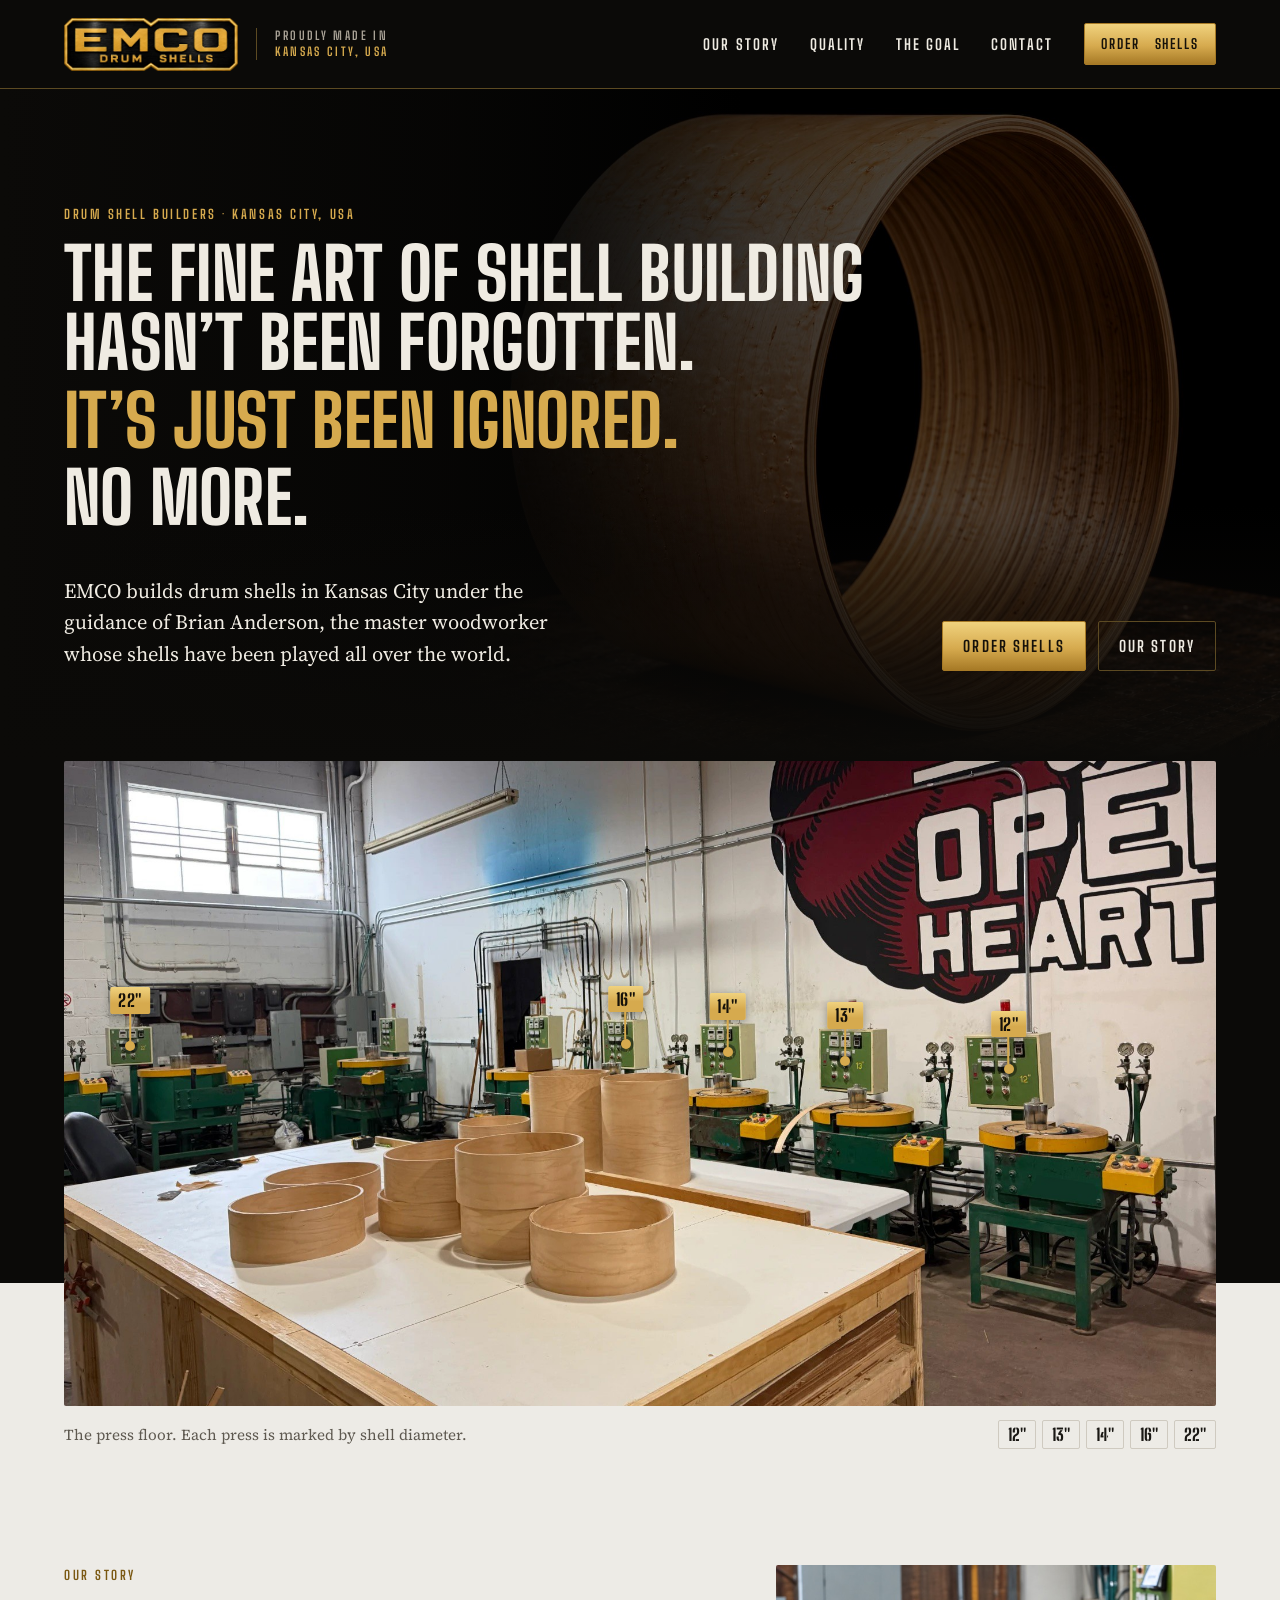
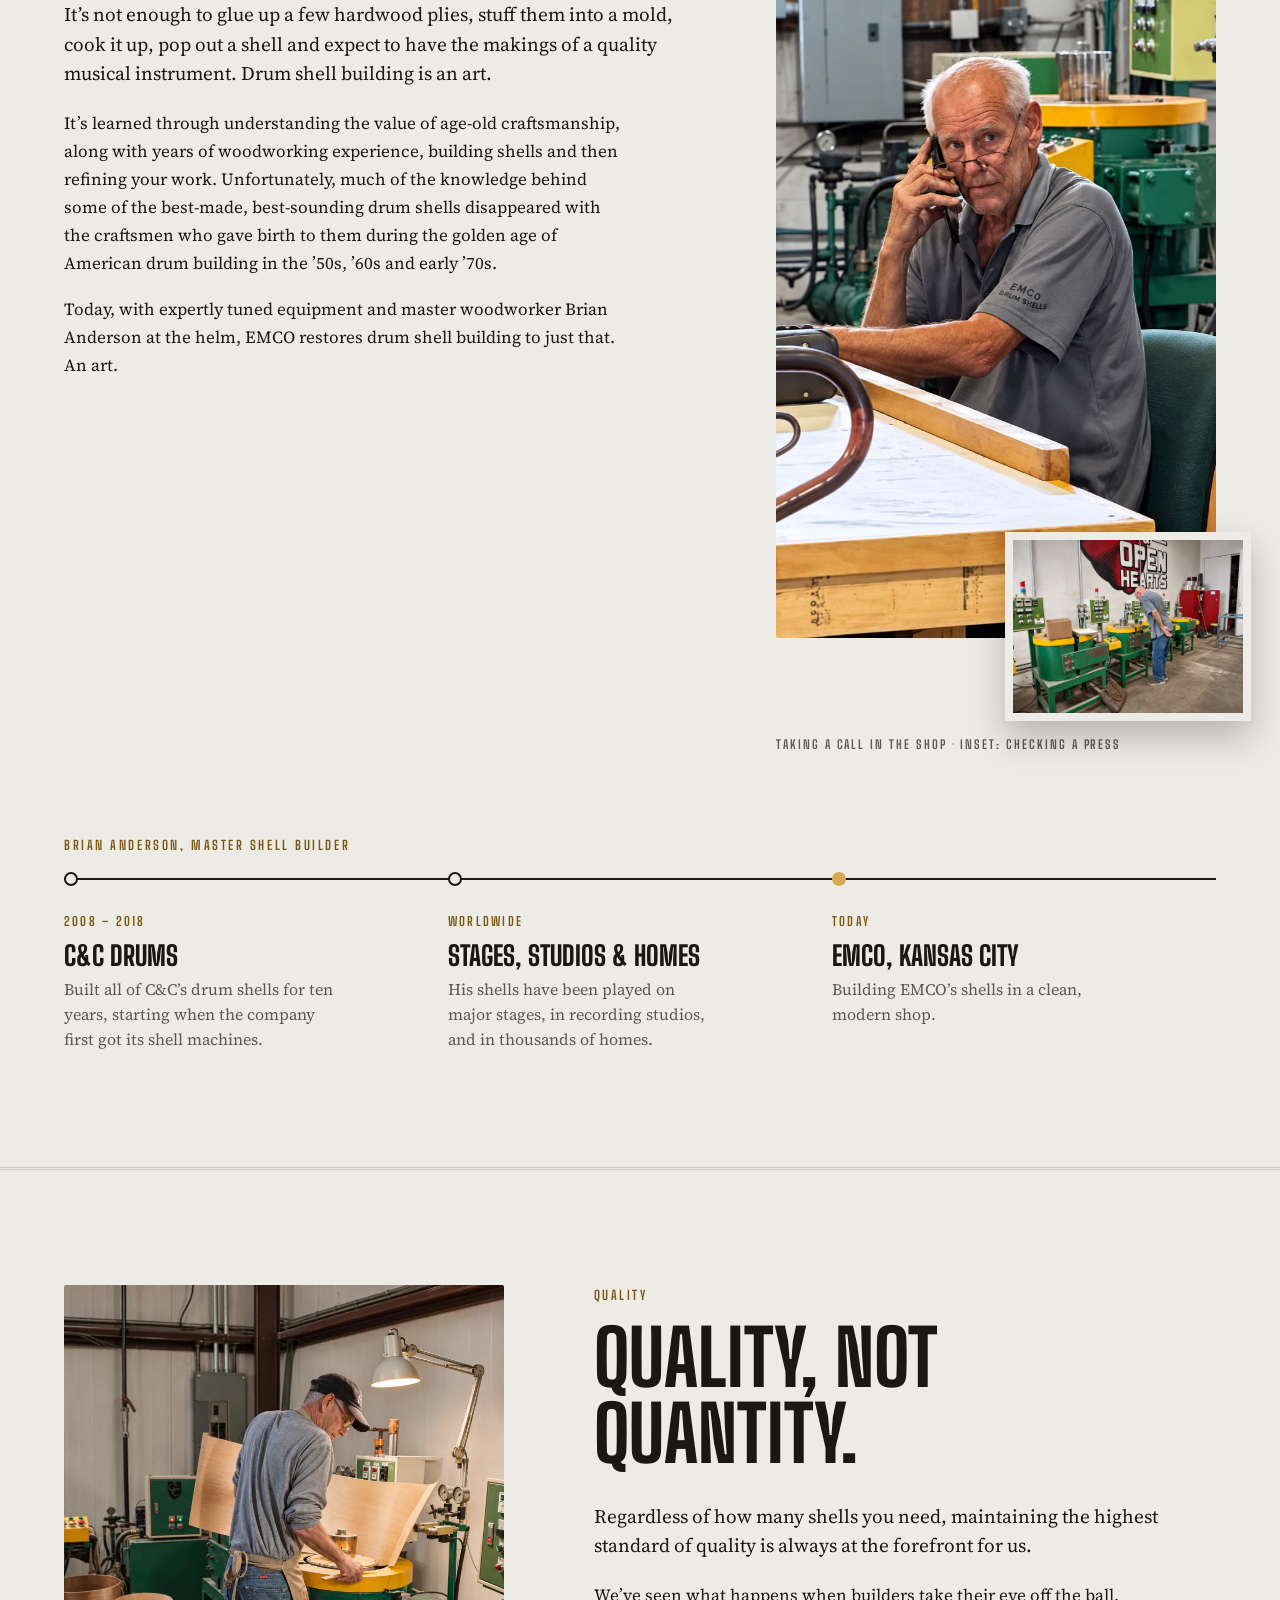
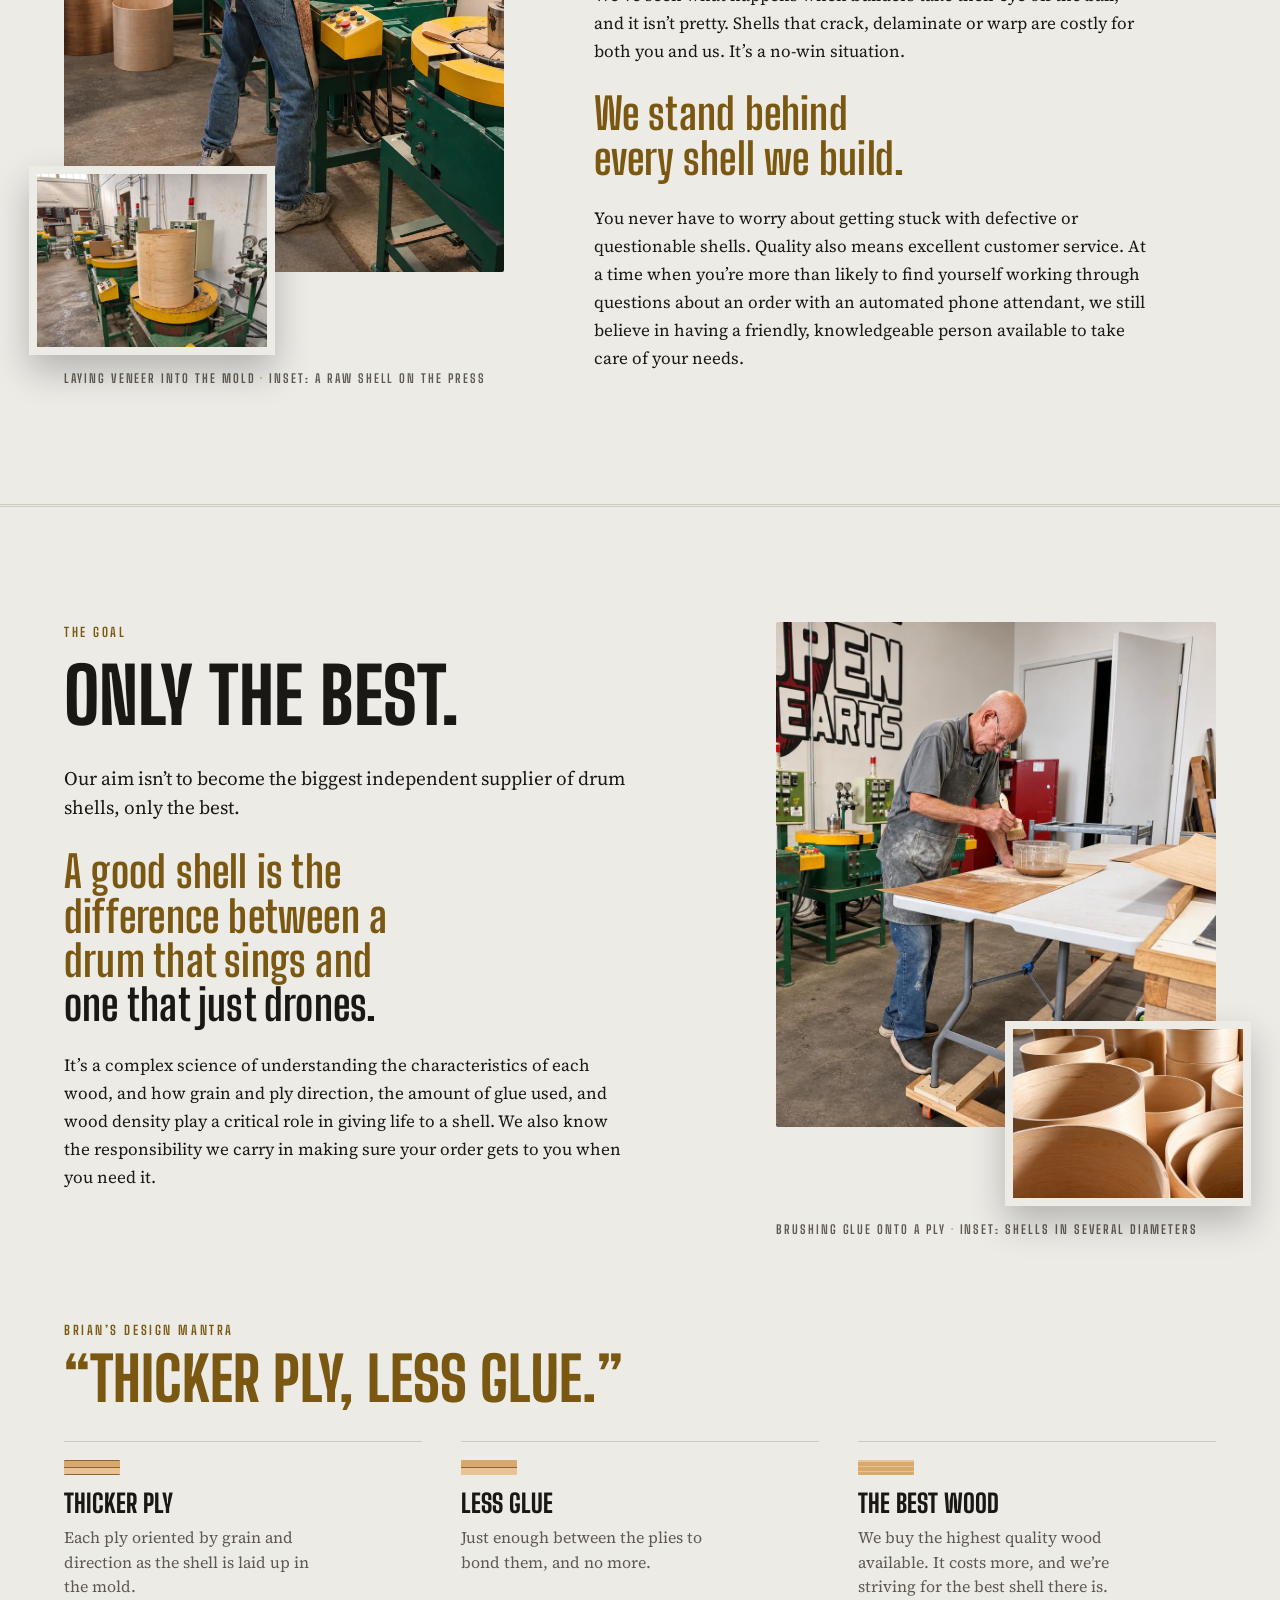
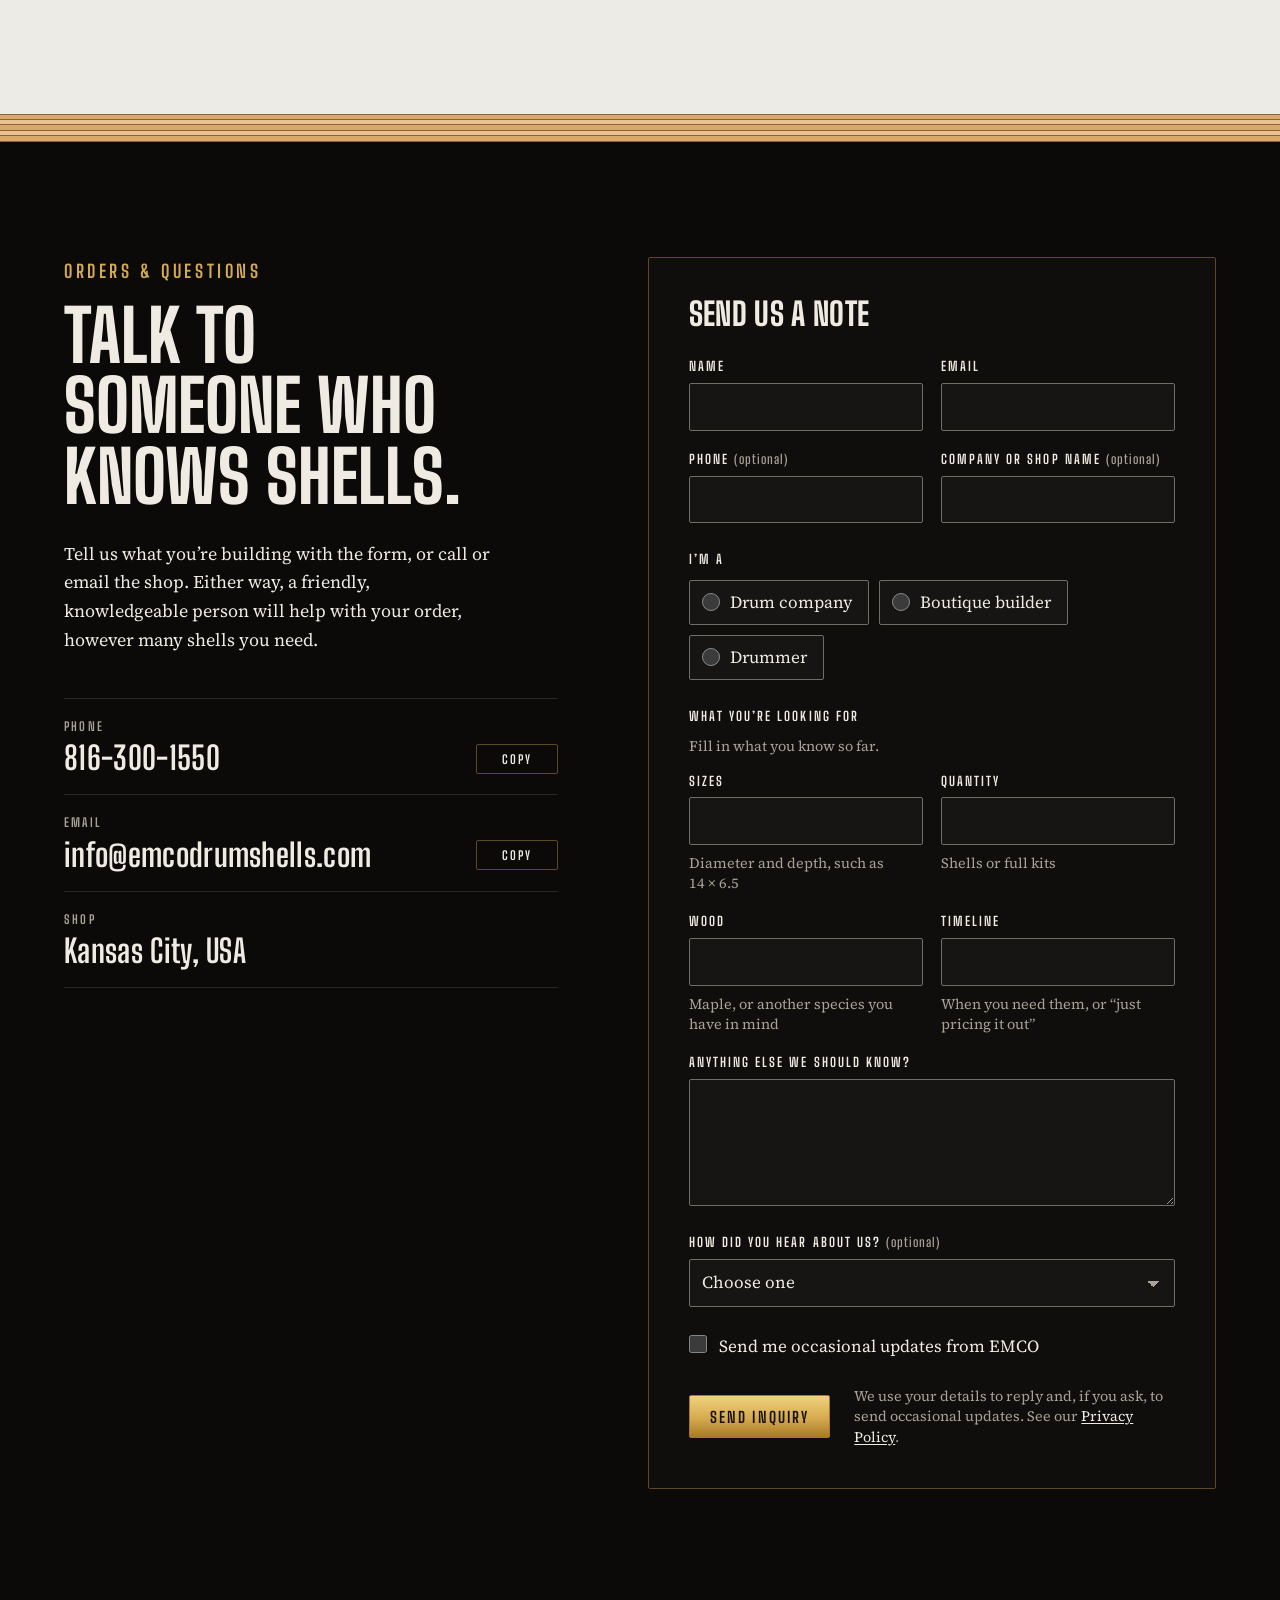
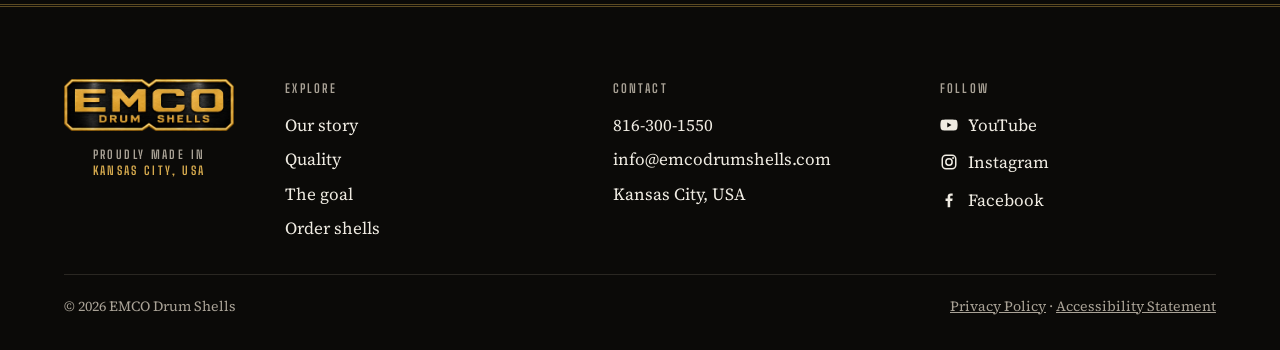
<file: index.html>
<!DOCTYPE html>
<html lang="en">
<head>
<meta charset="utf-8">
<meta name="viewport" content="width=device-width, initial-scale=1, viewport-fit=cover">
<title>EMCO Drum Shells</title>
<link rel="icon" href="favicon.ico" sizes="16x16 32x32 48x48">
<link rel="icon" href="images/icon-192.png" type="image/png" sizes="192x192">
<link rel="apple-touch-icon" href="apple-touch-icon.png">
<link rel="preconnect" href="https://fonts.googleapis.com">
<link rel="preconnect" href="https://fonts.gstatic.com" crossorigin>
<link rel="stylesheet" href="https://fonts.googleapis.com/css2?family=Big+Shoulders+Display:wght@700;800;900&family=Big+Shoulders+Text:wght@600;700&family=Big+Shoulders+Stencil+Display:wght@800&family=Source+Serif+4:ital,opsz,wght@0,8..60,400;0,8..60,600;1,8..60,400&display=swap">
<link rel="stylesheet" href="styles.css">
<script src="site.js" defer></script>
</head>
<body>

<header class="masthead">
  <div class="wrap">
    <a class="brand" href="#top">
      <img src="images/emco-logo.webp" width="800" height="243" alt="EMCO Drum Shells">
    </a>
    <p class="tagline">Proudly made in <span>Kansas City, USA</span></p>
    <nav class="nav" aria-label="Main">
      <ul class="nav-links">
        <li><a href="#story">Our story</a></li>
        <li><a href="#quality">Quality</a></li>
        <li><a href="#goal">The goal</a></li>
        <li><a href="#order">Contact</a></li>
      </ul>
      <a class="btn btn-gold" href="#order">Order<span class="cta-more">&nbsp;shells</span></a>
      <details class="menu">
        <summary><span class="menu-icon" aria-hidden="true"></span><span class="visually-hidden">Menu</span></summary>
        <ul class="menu-panel">
          <li><a href="#story">Our story</a></li>
          <li><a href="#quality">Quality</a></li>
          <li><a href="#goal">The goal</a></li>
          <li><a href="#order">Contact</a></li>
        </ul>
      </details>
    </nav>
  </div>
</header>

<main id="top">
  <section class="hero" aria-labelledby="hero-title">
    <div class="hero-top">
    <div class="wrap">
      <div>
        <p class="eyebrow">Drum shell builders &middot; Kansas City, USA</p>
        <h1 id="hero-title">The fine art of shell building hasn’t been forgotten. <span>It’s just been ignored.</span> <span class="no-more">No more.</span></h1>
      </div>
      <div class="hero-meta">
        <p class="lede">EMCO builds drum shells in Kansas City under the guidance of Brian Anderson, the master woodworker whose shells have been played all over the world.</p>
        <div class="actions">
          <a class="btn btn-gold" href="#order">Order shells</a>
          <a class="btn btn-line" href="#story">Our story</a>
        </div>
      </div>
    </div>
    </div>
    <div class="hero-floor">
    <div class="wrap">
      <figure class="floor">
        <div class="floor-photo">
          <img src="images/shop-floor.jpg" width="2000" height="1120" alt="Finished drum shells on a work table in front of a row of green and yellow shell presses in the EMCO shop.">
          <div class="presses" aria-hidden="true">
            <div class="press" data-size="22" style="--x: 5.75%; --y: 44.2%; --i: 0"><span>22″</span></div>
            <div class="press" data-size="16" style="--x: 48.75%; --y: 44%; --i: 1"><span>16″</span></div>
            <div class="press" data-size="14" style="--x: 57.6%; --y: 45.1%; --i: 2"><span>14″</span></div>
            <div class="press" data-size="13" style="--x: 67.8%; --y: 46.5%; --i: 3"><span>13″</span></div>
            <div class="press" data-size="12" style="--x: 82%; --y: 47.8%; --i: 4"><span>12″</span></div>
          </div>
        </div>
        <figcaption>
          <span>The press floor. Each press is marked by shell diameter.</span>
          <ul class="sizes" aria-label="Press diameters">
            <li data-size="12">12″</li>
            <li data-size="13">13″</li>
            <li data-size="14">14″</li>
            <li data-size="16">16″</li>
            <li data-size="22">22″</li>
          </ul>
        </figcaption>
      </figure>
    </div>
    </div>
  </section>

  <section class="chapter" id="story" aria-labelledby="story-title">
    <div class="wrap">
      <div class="prose">
        <h2 class="eyebrow" id="story-title">Our story</h2>
        <p class="lead">It’s not enough to glue up a few hardwood plies, stuff them into a mold, cook it up, pop out a shell and expect to have the makings of a quality musical instrument. Drum shell building is an art.</p>
        <p>It’s learned through understanding the value of age-old craftsmanship, along with years of woodworking experience, building shells and then refining your work. Unfortunately, much of the knowledge behind some of the best-made, best-sounding drum shells disappeared with the craftsmen who gave birth to them during the golden age of American drum building in the ’50s, ’60s and early ’70s.</p>
        <p>Today, with expertly tuned equipment and master woodworker Brian Anderson at the helm, EMCO restores drum shell building to just that. An art.</p>
      </div>
      <figure class="collage">
        <img class="main" src="images/craftsman-phone.jpg" width="719" height="1100" alt="A woodworker in an EMCO Drum Shells shirt takes a call at a work table, with shell presses in the background.">
        <img class="inset" src="images/press-check.webp" width="1100" height="825" alt="A shell builder leans in to check one of a row of green and yellow shell presses, each marked with its diameter.">
        <figcaption>Taking a call in the shop <span>&middot;</span> Inset: checking a press</figcaption>
      </figure>
      <!-- Brian's work history. Per the client, this is the only place on the site that names his former employer. -->
      <div class="bio">
        <p class="eyebrow">Brian Anderson, master shell builder</p>
        <ol class="lineage">
          <li>
            <span class="era">2008 – 2018</span>
            <h3>C&amp;C Drums</h3>
            <p>Built all of C&amp;C’s drum shells for ten years, starting when the company first got its shell machines.</p>
          </li>
          <li>
            <span class="era">Worldwide</span>
            <h3>Stages, studios &amp; homes</h3>
            <p>His shells have been played on major stages, in recording studios, and in thousands of homes.</p>
          </li>
          <li>
            <span class="era">Today</span>
            <h3>EMCO, Kansas City</h3>
            <p>Building EMCO’s shells in a clean, modern shop.</p>
          </li>
        </ol>
      </div>
    </div>
  </section>

  <section class="chapter flip" id="quality" aria-labelledby="quality-title">
    <div class="wrap">
      <div class="prose">
        <p class="eyebrow">Quality</p>
        <h2 id="quality-title">Quality, not quantity.</h2>
        <p class="lead">Regardless of how many shells you need, maintaining the highest standard of quality is always at the forefront for us.</p>
        <p>We’ve seen what happens when builders take their eye off the ball, and it isn’t pretty. Shells that crack, delaminate or warp are costly for both you and us. It’s a no-win situation.</p>
        <p class="statement">We stand behind every shell we build.</p>
        <p>You never have to worry about getting stuck with defective or questionable shells. Quality also means excellent customer service. At a time when you’re more than likely to find yourself working through questions about an order with an automated phone attendant, we still believe in having a friendly, knowledgeable person available to take care of your needs.</p>
      </div>
      <figure class="collage">
        <img class="main" src="images/veneer-into-mold.webp" width="825" height="1100" alt="A shell builder in a shop apron lowers a curved sheet of veneer into the ring mold of a green and yellow shell press.">
        <img class="inset" src="images/shell-on-press.webp" width="1100" height="825" alt="A raw shell standing on the yellow ring of a shell press, with more presses along the wall behind it.">
        <figcaption>Laying veneer into the mold <span>&middot;</span> Inset: a raw shell on the press</figcaption>
      </figure>
    </div>
  </section>

  <section class="chapter" id="goal" aria-labelledby="goal-title">
    <div class="wrap">
      <div class="prose">
        <p class="eyebrow">The goal</p>
        <h2 id="goal-title">Only the best.</h2>
        <p class="lead">Our aim isn’t to become the biggest independent supplier of drum shells, only the best.</p>
        <p class="statement">A good shell is the difference between a drum that sings and <em>one that just drones.</em></p>
        <p>It’s a complex science of understanding the characteristics of each wood, and how grain and ply direction, the amount of glue used, and wood density play a critical role in giving life to a shell. We also know the responsibility we carry in making sure your order gets to you when you need it.</p>
      </div>
      <figure class="collage">
        <img class="main" src="images/glue-spreading.webp" width="947" height="1086" alt="A shell builder in an apron brushes glue onto a sheet of veneer at a work table, with shell presses in the background.">
        <img class="inset" src="images/shells-stacked.jpg" width="1100" height="805" alt="Raw maple drum shells of several diameters standing on end.">
        <figcaption>Brushing glue onto a ply <span>&middot;</span> Inset: shells in several diameters</figcaption>
      </figure>
      <div class="factors">
        <p class="eyebrow">Brian’s design mantra</p>
        <p class="mantra">“Thicker ply, less glue.”</p>
        <ul>
          <li>
            <span class="ply-swatch" aria-hidden="true"></span>
            <h3>Thicker ply</h3>
            <p>Each ply oriented by grain and direction as the shell is laid up in the mold.</p>
          </li>
          <li>
            <span class="ply-swatch" aria-hidden="true"></span>
            <h3>Less glue</h3>
            <p>Just enough between the plies to bond them, and no more.</p>
          </li>
          <li>
            <span class="ply-swatch" aria-hidden="true"></span>
            <h3>The best wood</h3>
            <p>We buy the highest quality wood available. It costs more, and we’re striving for the best shell there is.</p>
          </li>
        </ul>
      </div>
    </div>
  </section>

  <div class="ply-edge" aria-hidden="true"></div>

  <section class="order" id="order" aria-labelledby="order-title">
    <div class="wrap">
      <div class="order-intro">
        <p class="eyebrow">Orders &amp; questions</p>
        <h2 id="order-title">Talk to someone who knows shells.</h2>
        <p>Tell us what you’re building with the form, or call or email the shop. Either way, a friendly, knowledgeable person will help with your order, however many shells you need.</p>
        <dl class="contact">
          <div>
            <dt>Phone</dt>
            <dd><a id="c-phone" href="tel:+18163001550">816-300-1550</a></dd>
            <button class="copy" type="button" data-copy="c-phone">Copy</button>
          </div>
          <div>
            <dt>Email</dt>
            <dd><a id="c-email" href="mailto:info@emcodrumshells.com">info@emcodrumshells.com</a></dd>
            <button class="copy" type="button" data-copy="c-email">Copy</button>
          </div>
          <div>
            <dt>Shop</dt>
            <dd>Kansas City, USA</dd>
          </div>
        </dl>
      </div>

      <!-- Netlify Forms picks this form up at deploy time (data-netlify) and emails each submission. -->
      <form class="inquiry" name="order-inquiry" method="POST" action="/" data-netlify="true" netlify-honeypot="bot-field" aria-labelledby="inquiry-title">
        <input type="hidden" name="form-name" value="order-inquiry">
        <input type="hidden" name="subject" value="New shell inquiry from emcodrumshells.com">
        <p class="visually-hidden" aria-hidden="true"><label>Leave this empty <input name="bot-field" tabindex="-1" autocomplete="off"></label></p>

        <h3 class="form-title" id="inquiry-title">Send us a note</h3>

        <div class="fields">
          <div class="field">
            <label for="f-name">Name</label>
            <input id="f-name" name="name" type="text" autocomplete="name" required>
          </div>
          <div class="field">
            <label for="f-email">Email</label>
            <input id="f-email" name="email" type="email" autocomplete="email" required>
          </div>
          <div class="field">
            <label for="f-phone">Phone <span class="opt">(optional)</span></label>
            <input id="f-phone" name="phone" type="tel" autocomplete="tel">
          </div>
          <div class="field">
            <label for="f-company">Company or shop name <span class="opt">(optional)</span></label>
            <input id="f-company" name="company" type="text" autocomplete="organization">
          </div>
        </div>

        <fieldset class="group">
          <legend>I’m a</legend>
          <div class="choices">
            <label class="choice"><input type="radio" name="customer-type" value="Drum company" required> Drum company</label>
            <label class="choice"><input type="radio" name="customer-type" value="Boutique builder"> Boutique builder</label>
            <label class="choice"><input type="radio" name="customer-type" value="Drummer"> Drummer</label>
          </div>
        </fieldset>

        <fieldset class="group">
          <legend>What you’re looking for</legend>
          <p class="hint" id="looking-hint">Fill in what you know so far.</p>
          <div class="fields">
            <div class="field">
              <label for="f-sizes">Sizes</label>
              <input id="f-sizes" name="sizes" type="text" aria-describedby="looking-hint sizes-hint">
              <p class="hint" id="sizes-hint">Diameter and depth, such as 14&nbsp;×&nbsp;6.5</p>
            </div>
            <div class="field">
              <label for="f-quantity">Quantity</label>
              <input id="f-quantity" name="quantity" type="text" aria-describedby="looking-hint quantity-hint">
              <p class="hint" id="quantity-hint">Shells or full kits</p>
            </div>
            <div class="field">
              <label for="f-wood">Wood</label>
              <input id="f-wood" name="wood" type="text" aria-describedby="looking-hint wood-hint">
              <p class="hint" id="wood-hint">Maple, or another species you have in mind</p>
            </div>
            <div class="field">
              <label for="f-timeline">Timeline</label>
              <input id="f-timeline" name="timeline" type="text" aria-describedby="looking-hint timeline-hint">
              <p class="hint" id="timeline-hint">When you need them, or “just pricing it out”</p>
            </div>
            <div class="field wide">
              <label for="f-details">Anything else we should know?</label>
              <textarea id="f-details" name="details" rows="4" aria-describedby="looking-hint"></textarea>
            </div>
          </div>
        </fieldset>

        <div class="fields">
          <div class="field wide">
            <label for="f-referral">How did you hear about us? <span class="opt">(optional)</span></label>
            <select id="f-referral" name="referral">
              <option value="">Choose one</option>
              <option>Word of mouth</option>
              <option>Another drum company or builder</option>
              <option>Search engine</option>
              <option>Social media</option>
              <option>Drum show or event</option>
              <option>Other</option>
            </select>
          </div>
        </div>

        <label class="check"><input type="checkbox" name="updates" value="Yes"> Send me occasional updates from EMCO</label>

        <div class="submit-row">
          <button class="btn btn-gold" type="submit">Send inquiry</button>
          <p class="fine">We use your details to reply and, if you ask, to send occasional updates. See our <a href="privacy.html">Privacy Policy</a>.</p>
        </div>
        <p class="form-status" role="status"></p>

        <div class="form-done" hidden>
          <h3 class="form-title" tabindex="-1">Thanks, we’ve got it.</h3>
          <p>Someone from the shop will get back to you soon. If it’s urgent, call <a href="tel:+18163001550">816-300-1550</a>.</p>
        </div>
      </form>
    </div>
  </section>
</main>

<footer class="site-foot">
  <div class="wrap">
    <div class="foot-brand">
      <img src="images/emco-logo.webp" width="800" height="243" alt="EMCO Drum Shells">
      <p class="tagline">Proudly made in <span>Kansas City, USA</span></p>
    </div>
    <div class="foot-col">
      <h3>Explore</h3>
      <ul>
        <li><a href="#story">Our story</a></li>
        <li><a href="#quality">Quality</a></li>
        <li><a href="#goal">The goal</a></li>
        <li><a href="#order">Order shells</a></li>
      </ul>
    </div>
    <div class="foot-col foot-contact">
      <h3>Contact</h3>
      <ul>
        <li>816-300-1550</li>
        <li>info@emcodrumshells.com</li>
        <li>Kansas City, USA</li>
      </ul>
    </div>
    <div class="foot-col">
      <h3>Follow</h3>
      <ul class="social">
        <li><a href="#"><svg viewBox="0 0 24 24" aria-hidden="true"><path fill-rule="evenodd" d="M23 7.2a3 3 0 0 0-2.1-2.1C19 4.6 12 4.6 12 4.6s-7 0-8.9.5A3 3 0 0 0 1 7.2 31 31 0 0 0 .5 12a31 31 0 0 0 .5 4.8 3 3 0 0 0 2.1 2.1c1.9.5 8.9.5 8.9.5s7 0 8.9-.5a3 3 0 0 0 2.1-2.1 31 31 0 0 0 .5-4.8 31 31 0 0 0-.5-4.8zM9.7 15.2V8.8l5.6 3.2-5.6 3.2z"/></svg>YouTube</a></li>
        <li><a href="#"><svg viewBox="0 0 24 24" aria-hidden="true"><rect class="line" x="3" y="3" width="18" height="18" rx="5"/><circle class="line" cx="12" cy="12" r="4.2"/><circle cx="17.4" cy="6.6" r="1.25"/></svg>Instagram</a></li>
        <li><a href="#"><svg viewBox="0 0 24 24" aria-hidden="true"><path d="M13.6 21.5v-8.2h2.8l.4-3.3h-3.2V7.9c0-.9.3-1.6 1.6-1.6h1.7V3.4c-.3 0-1.3-.1-2.5-.1-2.5 0-4.2 1.5-4.2 4.3V10H7.4v3.3h2.8v8.2h3.4z"/></svg>Facebook</a></li>
      </ul>
    </div>
    <div class="legal">
      <span>&copy; 2026 EMCO Drum Shells</span>
      <span><a href="privacy.html">Privacy Policy</a> &middot; <a href="accessibility.html">Accessibility Statement</a></span>
    </div>
  </div>
</footer>

<script>
(() => {
  // Hovering a diameter in the caption lifts its tag on the photo.
  const tags = new Map([...document.querySelectorAll('.press')].map(t => [t.dataset.size, t]));
  document.querySelectorAll('.sizes li').forEach(chip => {
    const light = on => {
      chip.classList.toggle('is-lit', on);
      tags.get(chip.dataset.size)?.classList.toggle('is-lit', on);
    };
    chip.addEventListener('pointerenter', () => light(true));
    chip.addEventListener('pointerleave', () => light(false));
  });
  tags.forEach((tag, size) => {
    const chip = document.querySelector(`.sizes li[data-size="${size}"]`);
    tag.addEventListener('pointerenter', () => { tag.classList.add('is-lit'); chip?.classList.add('is-lit'); });
    tag.addEventListener('pointerleave', () => { tag.classList.remove('is-lit'); chip?.classList.remove('is-lit'); });
  });

  // Copy buttons; fall back to selecting the text where the clipboard is refused.
  document.querySelectorAll('[data-copy]').forEach(btn => {
    btn.addEventListener('click', () => {
      const target = document.getElementById(btn.dataset.copy);
      const flash = label => {
        btn.textContent = label;
        clearTimeout(btn._reset);
        btn._reset = setTimeout(() => { btn.textContent = 'Copy'; }, 1800);
      };
      const select = () => {
        const range = document.createRange();
        range.selectNodeContents(target);
        const sel = window.getSelection();
        sel.removeAllRanges();
        sel.addRange(range);
        flash('Selected');
      };
      try {
        navigator.clipboard.writeText(target.textContent.trim()).then(() => flash('Copied'), select);
      } catch (e) {
        select();
      }
    });
  });

  // Inquiry form: post to Netlify Forms in the background and thank the sender in place.
  // Without JavaScript the form still posts normally and Netlify shows its own confirmation page.
  const form = document.querySelector('.inquiry');
  if (form) {
    const status = form.querySelector('.form-status');
    const button = form.querySelector('[type="submit"]');
    form.addEventListener('submit', e => {
      e.preventDefault();
      button.disabled = true;
      status.classList.remove('is-error');
      status.textContent = 'Sending…';
      fetch(form.getAttribute('action'), {
        method: 'POST',
        headers: { 'Content-Type': 'application/x-www-form-urlencoded' },
        body: new URLSearchParams(new FormData(form)).toString()
      }).then(res => {
        if (!res.ok) throw new Error(res.status);
        status.textContent = '';
        form.classList.add('is-sent');
        const done = form.querySelector('.form-done');
        done.hidden = false;
        done.querySelector('.form-title').focus();
      }).catch(() => {
        status.classList.add('is-error');
        status.textContent = 'Sorry, your note didn’t go through. Please try again, or call or email us instead.';
        button.disabled = false;
      });
    });
  }
})();
</script>
</body>
</html>
</file>
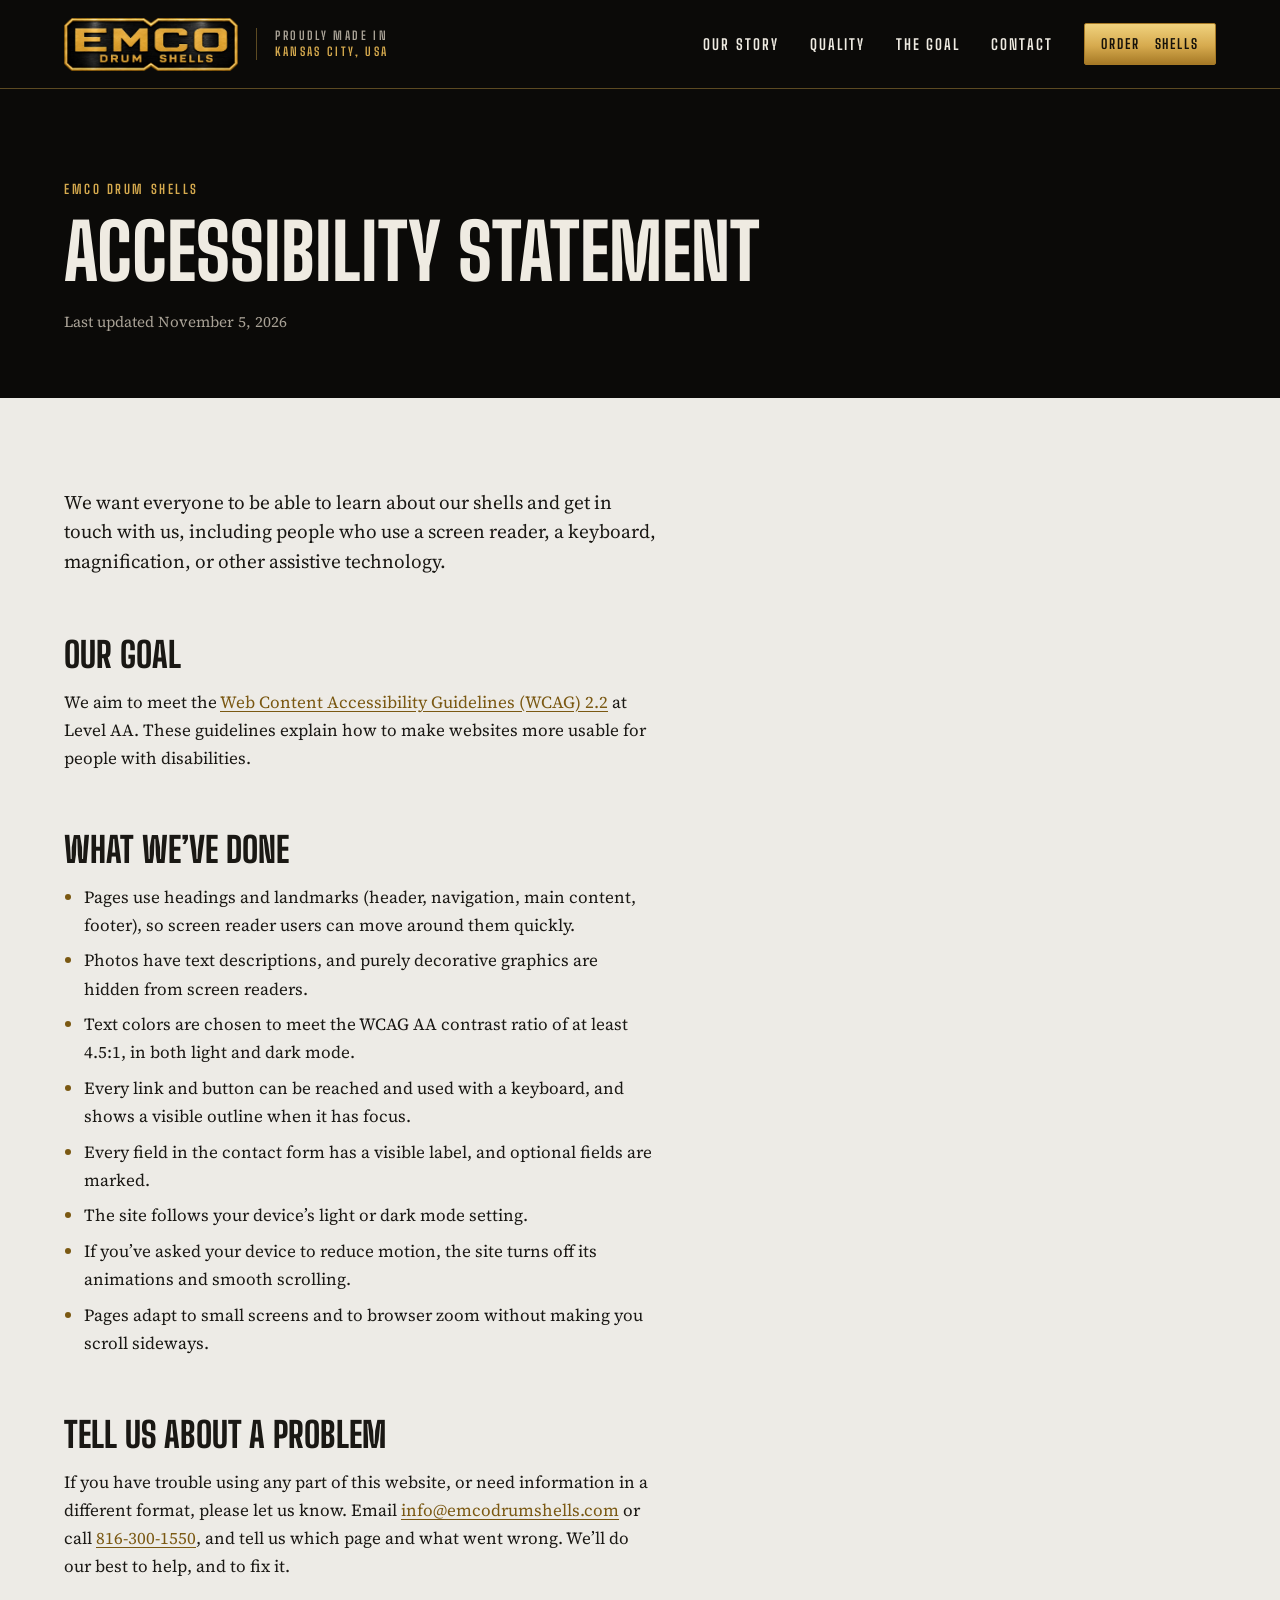
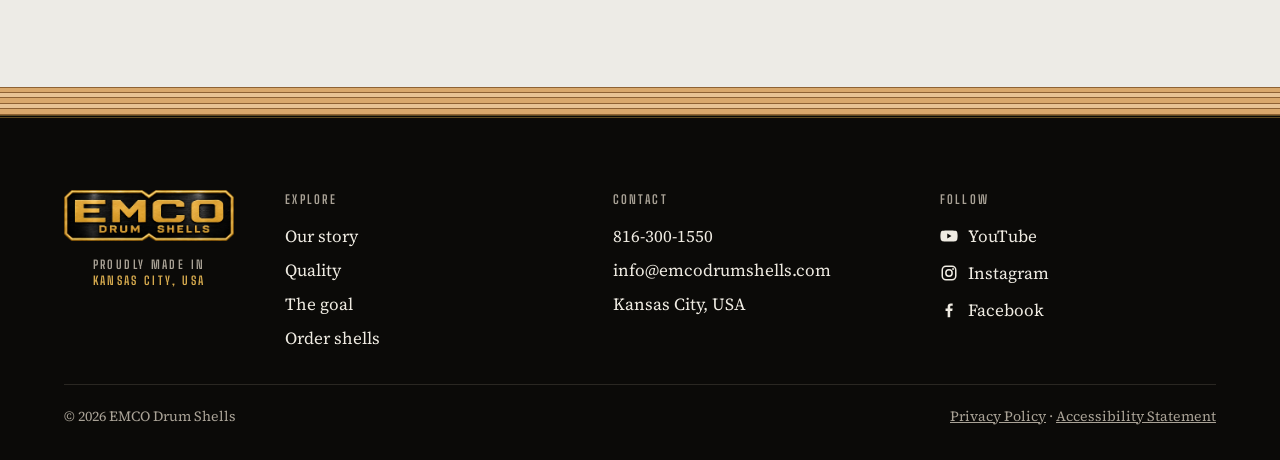
<file: accessibility.html>
<!DOCTYPE html>
<html lang="en">
<head>
<meta charset="utf-8">
<meta name="viewport" content="width=device-width, initial-scale=1, viewport-fit=cover">
<title>Accessibility Statement · EMCO Drum Shells</title>
<link rel="icon" href="favicon.ico" sizes="16x16 32x32 48x48">
<link rel="icon" href="images/icon-192.png" type="image/png" sizes="192x192">
<link rel="apple-touch-icon" href="apple-touch-icon.png">
<link rel="preconnect" href="https://fonts.googleapis.com">
<link rel="preconnect" href="https://fonts.gstatic.com" crossorigin>
<link rel="stylesheet" href="https://fonts.googleapis.com/css2?family=Big+Shoulders+Display:wght@700;800;900&family=Big+Shoulders+Text:wght@600;700&family=Big+Shoulders+Stencil+Display:wght@800&family=Source+Serif+4:ital,opsz,wght@0,8..60,400;0,8..60,600;1,8..60,400&display=swap">
<link rel="stylesheet" href="styles.css">
<script src="site.js" defer></script>
</head>
<body>

<header class="masthead">
  <div class="wrap">
    <a class="brand" href="index.html">
      <img src="images/emco-logo.webp" width="800" height="243" alt="EMCO Drum Shells">
    </a>
    <p class="tagline">Proudly made in <span>Kansas City, USA</span></p>
    <nav class="nav" aria-label="Main">
      <ul class="nav-links">
        <li><a href="index.html#story">Our story</a></li>
        <li><a href="index.html#quality">Quality</a></li>
        <li><a href="index.html#goal">The goal</a></li>
        <li><a href="index.html#order">Contact</a></li>
      </ul>
      <a class="btn btn-gold" href="index.html#order">Order<span class="cta-more">&nbsp;shells</span></a>
      <details class="menu">
        <summary><span class="menu-icon" aria-hidden="true"></span><span class="visually-hidden">Menu</span></summary>
        <ul class="menu-panel">
          <li><a href="index.html#story">Our story</a></li>
          <li><a href="index.html#quality">Quality</a></li>
          <li><a href="index.html#goal">The goal</a></li>
          <li><a href="index.html#order">Contact</a></li>
        </ul>
      </details>
    </nav>
  </div>
</header>

<main>
  <header class="doc-head">
    <div class="wrap">
      <p class="eyebrow">EMCO Drum Shells</p>
      <h1>Accessibility Statement</h1>
      <p class="updated">Last updated November 5, 2026</p>
    </div>
  </header>

  <div class="doc">
    <div class="wrap">
      <div class="doc-body">
        <p class="lead">We want everyone to be able to learn about our shells and get in touch with us, including people who use a screen reader, a keyboard, magnification, or other assistive technology.</p>

        <h2>Our goal</h2>
        <p>We aim to meet the <a href="https://www.w3.org/TR/WCAG22/">Web Content Accessibility Guidelines (WCAG) 2.2</a> at Level AA. These guidelines explain how to make websites more usable for people with disabilities.</p>

        <h2>What we’ve done</h2>
        <ul>
          <li>Pages use headings and landmarks (header, navigation, main content, footer), so screen reader users can move around them quickly.</li>
          <li>Photos have text descriptions, and purely decorative graphics are hidden from screen readers.</li>
          <li>Text colors are chosen to meet the WCAG AA contrast ratio of at least 4.5:1, in both light and dark mode.</li>
          <li>Every link and button can be reached and used with a keyboard, and shows a visible outline when it has focus.</li>
          <li>Every field in the contact form has a visible label, and optional fields are marked.</li>
          <li>The site follows your device’s light or dark mode setting.</li>
          <li>If you’ve asked your device to reduce motion, the site turns off its animations and smooth scrolling.</li>
          <li>Pages adapt to small screens and to browser zoom without making you scroll sideways.</li>
        </ul>

        <h2>Tell us about a problem</h2>
        <p>If you have trouble using any part of this website, or need information in a different format, please let us know. Email <a href="mailto:info@emcodrumshells.com">info@emcodrumshells.com</a> or call <a href="tel:+18163001550">816-300-1550</a>, and tell us which page and what went wrong. We’ll do our best to help, and to fix it.</p>
      </div>
    </div>
  </div>

  <div class="ply-edge" aria-hidden="true"></div>
</main>

<footer class="site-foot">
  <div class="wrap">
    <div class="foot-brand">
      <img src="images/emco-logo.webp" width="800" height="243" alt="EMCO Drum Shells">
      <p class="tagline">Proudly made in <span>Kansas City, USA</span></p>
    </div>
    <div class="foot-col">
      <h3>Explore</h3>
      <ul>
        <li><a href="index.html#story">Our story</a></li>
        <li><a href="index.html#quality">Quality</a></li>
        <li><a href="index.html#goal">The goal</a></li>
        <li><a href="index.html#order">Order shells</a></li>
      </ul>
    </div>
    <div class="foot-col foot-contact">
      <h3>Contact</h3>
      <ul>
        <li>816-300-1550</li>
        <li>info@emcodrumshells.com</li>
        <li>Kansas City, USA</li>
      </ul>
    </div>
    <div class="foot-col">
      <h3>Follow</h3>
      <ul class="social">
        <li><a href="#"><svg viewBox="0 0 24 24" aria-hidden="true"><path fill-rule="evenodd" d="M23 7.2a3 3 0 0 0-2.1-2.1C19 4.6 12 4.6 12 4.6s-7 0-8.9.5A3 3 0 0 0 1 7.2 31 31 0 0 0 .5 12a31 31 0 0 0 .5 4.8 3 3 0 0 0 2.1 2.1c1.9.5 8.9.5 8.9.5s7 0 8.9-.5a3 3 0 0 0 2.1-2.1 31 31 0 0 0 .5-4.8 31 31 0 0 0-.5-4.8zM9.7 15.2V8.8l5.6 3.2-5.6 3.2z"/></svg>YouTube</a></li>
        <li><a href="#"><svg viewBox="0 0 24 24" aria-hidden="true"><rect class="line" x="3" y="3" width="18" height="18" rx="5"/><circle class="line" cx="12" cy="12" r="4.2"/><circle cx="17.4" cy="6.6" r="1.25"/></svg>Instagram</a></li>
        <li><a href="#"><svg viewBox="0 0 24 24" aria-hidden="true"><path d="M13.6 21.5v-8.2h2.8l.4-3.3h-3.2V7.9c0-.9.3-1.6 1.6-1.6h1.7V3.4c-.3 0-1.3-.1-2.5-.1-2.5 0-4.2 1.5-4.2 4.3V10H7.4v3.3h2.8v8.2h3.4z"/></svg>Facebook</a></li>
      </ul>
    </div>
    <div class="legal">
      <span>&copy; 2026 EMCO Drum Shells</span>
      <span><a href="privacy.html">Privacy Policy</a> &middot; <a href="accessibility.html" aria-current="page">Accessibility Statement</a></span>
    </div>
  </div>
</footer>
</body>
</html>
</file>
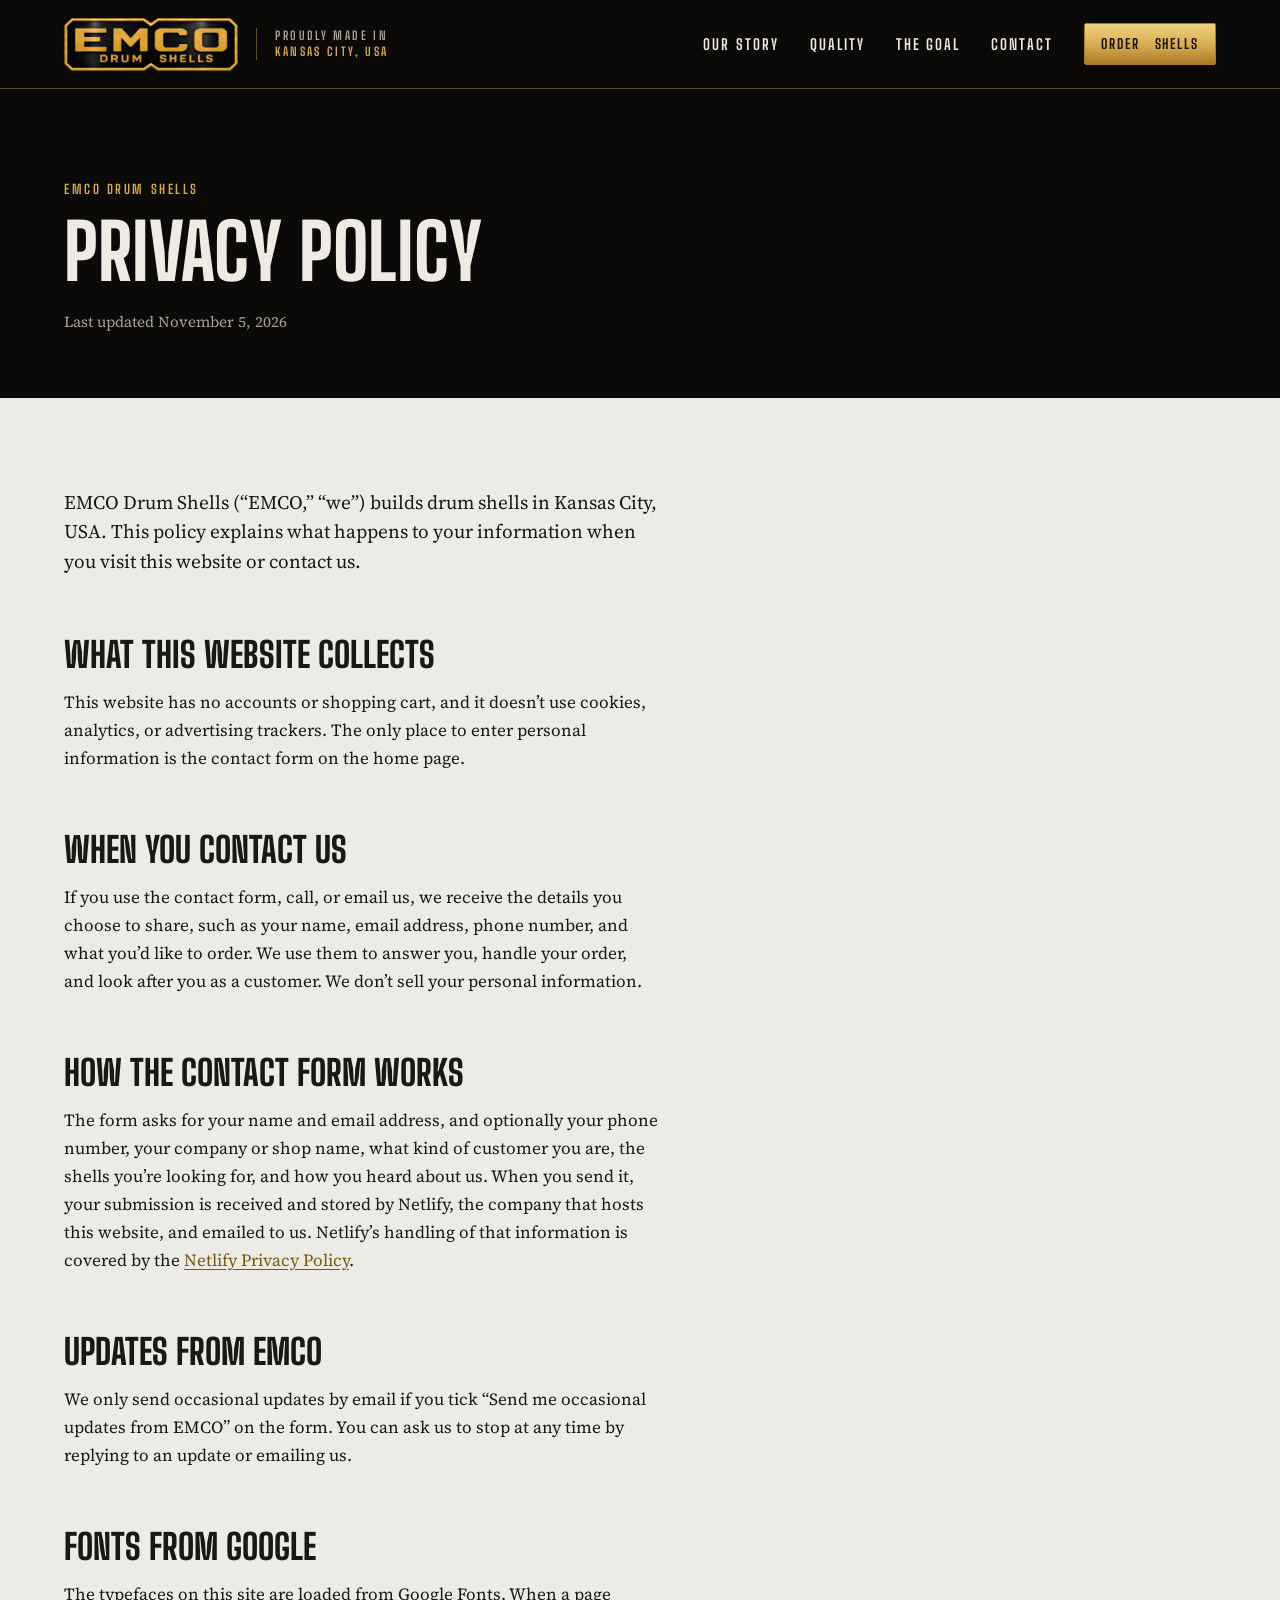
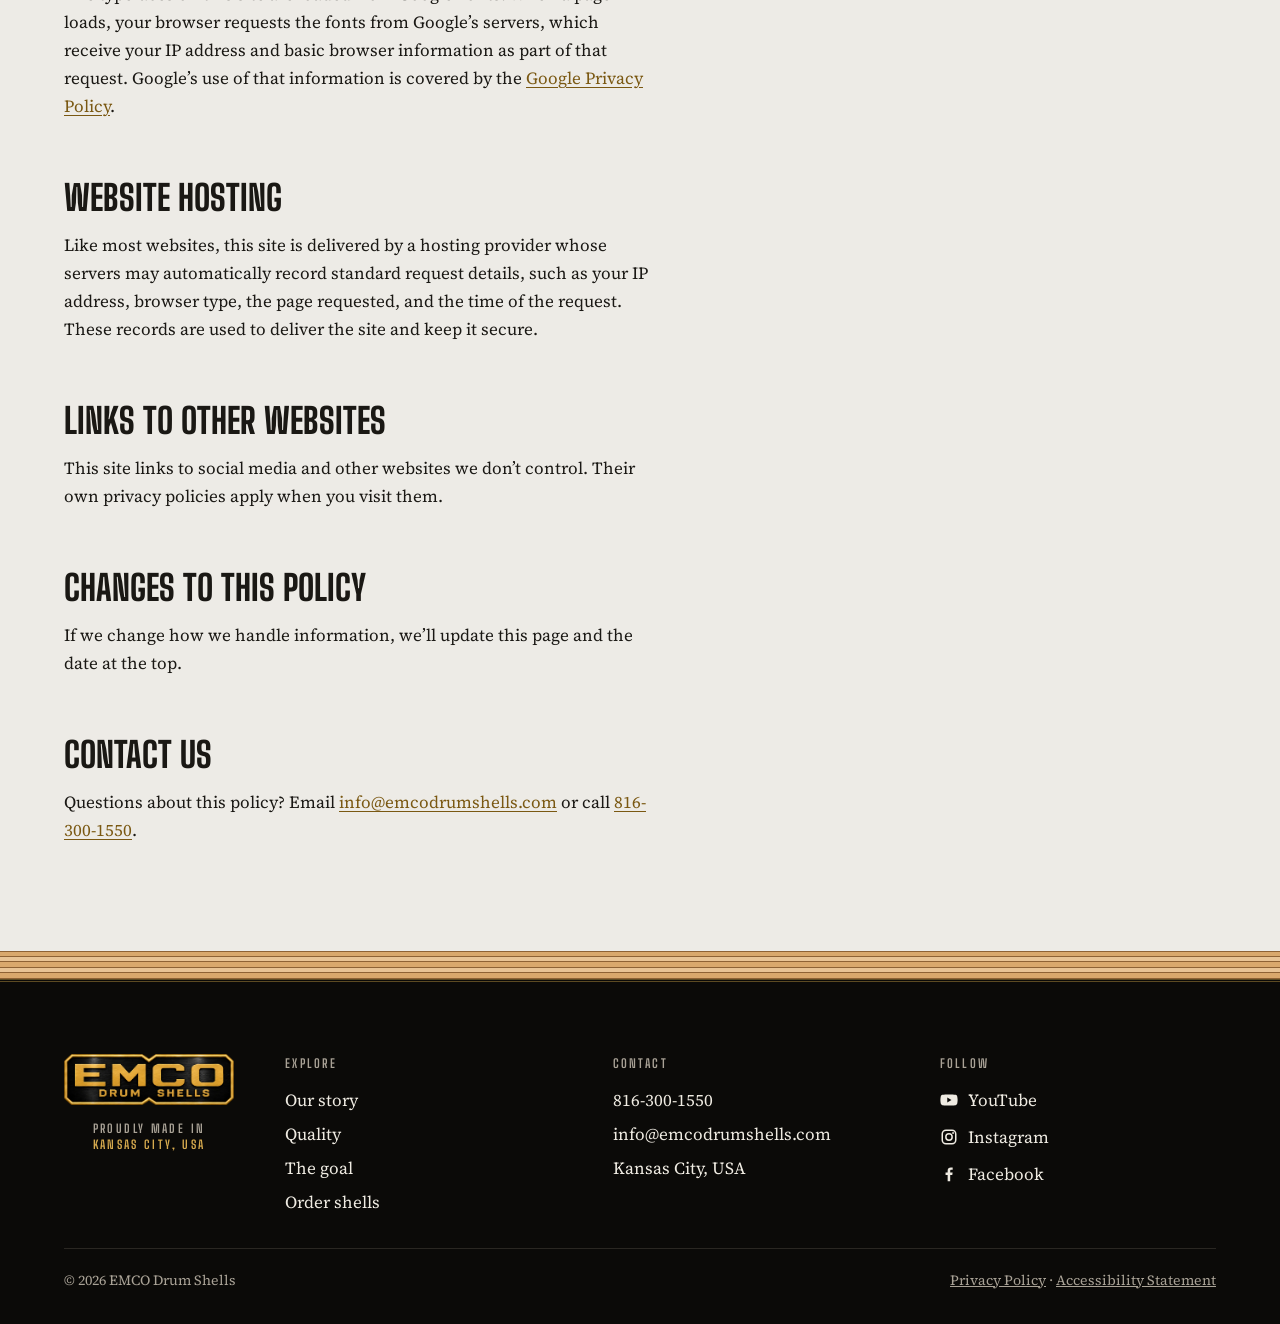
<file: privacy.html>
<!DOCTYPE html>
<html lang="en">
<head>
<meta charset="utf-8">
<meta name="viewport" content="width=device-width, initial-scale=1, viewport-fit=cover">
<title>Privacy Policy · EMCO Drum Shells</title>
<link rel="icon" href="favicon.ico" sizes="16x16 32x32 48x48">
<link rel="icon" href="images/icon-192.png" type="image/png" sizes="192x192">
<link rel="apple-touch-icon" href="apple-touch-icon.png">
<link rel="preconnect" href="https://fonts.googleapis.com">
<link rel="preconnect" href="https://fonts.gstatic.com" crossorigin>
<link rel="stylesheet" href="https://fonts.googleapis.com/css2?family=Big+Shoulders+Display:wght@700;800;900&family=Big+Shoulders+Text:wght@600;700&family=Big+Shoulders+Stencil+Display:wght@800&family=Source+Serif+4:ital,opsz,wght@0,8..60,400;0,8..60,600;1,8..60,400&display=swap">
<link rel="stylesheet" href="styles.css">
<script src="site.js" defer></script>
</head>
<body>

<header class="masthead">
  <div class="wrap">
    <a class="brand" href="index.html">
      <img src="images/emco-logo.webp" width="800" height="243" alt="EMCO Drum Shells">
    </a>
    <p class="tagline">Proudly made in <span>Kansas City, USA</span></p>
    <nav class="nav" aria-label="Main">
      <ul class="nav-links">
        <li><a href="index.html#story">Our story</a></li>
        <li><a href="index.html#quality">Quality</a></li>
        <li><a href="index.html#goal">The goal</a></li>
        <li><a href="index.html#order">Contact</a></li>
      </ul>
      <a class="btn btn-gold" href="index.html#order">Order<span class="cta-more">&nbsp;shells</span></a>
      <details class="menu">
        <summary><span class="menu-icon" aria-hidden="true"></span><span class="visually-hidden">Menu</span></summary>
        <ul class="menu-panel">
          <li><a href="index.html#story">Our story</a></li>
          <li><a href="index.html#quality">Quality</a></li>
          <li><a href="index.html#goal">The goal</a></li>
          <li><a href="index.html#order">Contact</a></li>
        </ul>
      </details>
    </nav>
  </div>
</header>

<main>
  <header class="doc-head">
    <div class="wrap">
      <p class="eyebrow">EMCO Drum Shells</p>
      <h1>Privacy Policy</h1>
      <p class="updated">Last updated November 5, 2026</p>
    </div>
  </header>

  <div class="doc">
    <div class="wrap">
      <div class="doc-body">
        <p class="lead">EMCO Drum Shells (“EMCO,” “we”) builds drum shells in Kansas City, USA. This policy explains what happens to your information when you visit this website or contact us.</p>

        <h2>What this website collects</h2>
        <p>This website has no accounts or shopping cart, and it doesn’t use cookies, analytics, or advertising trackers. The only place to enter personal information is the contact form on the home page.</p>

        <h2>When you contact us</h2>
        <p>If you use the contact form, call, or email us, we receive the details you choose to share, such as your name, email address, phone number, and what you’d like to order. We use them to answer you, handle your order, and look after you as a customer. We don’t sell your personal information.</p>

        <h2>How the contact form works</h2>
        <p>The form asks for your name and email address, and optionally your phone number, your company or shop name, what kind of customer you are, the shells you’re looking for, and how you heard about us. When you send it, your submission is received and stored by Netlify, the company that hosts this website, and emailed to us. Netlify’s handling of that information is covered by the <a href="https://www.netlify.com/privacy/">Netlify Privacy Policy</a>.</p>

        <h2>Updates from EMCO</h2>
        <p>We only send occasional updates by email if you tick “Send me occasional updates from EMCO” on the form. You can ask us to stop at any time by replying to an update or emailing us.</p>

        <h2>Fonts from Google</h2>
        <p>The typefaces on this site are loaded from Google Fonts. When a page loads, your browser requests the fonts from Google’s servers, which receive your IP address and basic browser information as part of that request. Google’s use of that information is covered by the <a href="https://policies.google.com/privacy">Google Privacy Policy</a>.</p>

        <h2>Website hosting</h2>
        <p>Like most websites, this site is delivered by a hosting provider whose servers may automatically record standard request details, such as your IP address, browser type, the page requested, and the time of the request. These records are used to deliver the site and keep it secure.</p>

        <h2>Links to other websites</h2>
        <p>This site links to social media and other websites we don’t control. Their own privacy policies apply when you visit them.</p>

        <h2>Changes to this policy</h2>
        <p>If we change how we handle information, we’ll update this page and the date at the top.</p>

        <h2>Contact us</h2>
        <p>Questions about this policy? Email <a href="mailto:info@emcodrumshells.com">info@emcodrumshells.com</a> or call <a href="tel:+18163001550">816-300-1550</a>.</p>
      </div>
    </div>
  </div>

  <div class="ply-edge" aria-hidden="true"></div>
</main>

<footer class="site-foot">
  <div class="wrap">
    <div class="foot-brand">
      <img src="images/emco-logo.webp" width="800" height="243" alt="EMCO Drum Shells">
      <p class="tagline">Proudly made in <span>Kansas City, USA</span></p>
    </div>
    <div class="foot-col">
      <h3>Explore</h3>
      <ul>
        <li><a href="index.html#story">Our story</a></li>
        <li><a href="index.html#quality">Quality</a></li>
        <li><a href="index.html#goal">The goal</a></li>
        <li><a href="index.html#order">Order shells</a></li>
      </ul>
    </div>
    <div class="foot-col foot-contact">
      <h3>Contact</h3>
      <ul>
        <li>816-300-1550</li>
        <li>info@emcodrumshells.com</li>
        <li>Kansas City, USA</li>
      </ul>
    </div>
    <div class="foot-col">
      <h3>Follow</h3>
      <ul class="social">
        <li><a href="#"><svg viewBox="0 0 24 24" aria-hidden="true"><path fill-rule="evenodd" d="M23 7.2a3 3 0 0 0-2.1-2.1C19 4.6 12 4.6 12 4.6s-7 0-8.9.5A3 3 0 0 0 1 7.2 31 31 0 0 0 .5 12a31 31 0 0 0 .5 4.8 3 3 0 0 0 2.1 2.1c1.9.5 8.9.5 8.9.5s7 0 8.9-.5a3 3 0 0 0 2.1-2.1 31 31 0 0 0 .5-4.8 31 31 0 0 0-.5-4.8zM9.7 15.2V8.8l5.6 3.2-5.6 3.2z"/></svg>YouTube</a></li>
        <li><a href="#"><svg viewBox="0 0 24 24" aria-hidden="true"><rect class="line" x="3" y="3" width="18" height="18" rx="5"/><circle class="line" cx="12" cy="12" r="4.2"/><circle cx="17.4" cy="6.6" r="1.25"/></svg>Instagram</a></li>
        <li><a href="#"><svg viewBox="0 0 24 24" aria-hidden="true"><path d="M13.6 21.5v-8.2h2.8l.4-3.3h-3.2V7.9c0-.9.3-1.6 1.6-1.6h1.7V3.4c-.3 0-1.3-.1-2.5-.1-2.5 0-4.2 1.5-4.2 4.3V10H7.4v3.3h2.8v8.2h3.4z"/></svg>Facebook</a></li>
      </ul>
    </div>
    <div class="legal">
      <span>&copy; 2026 EMCO Drum Shells</span>
      <span><a href="privacy.html" aria-current="page">Privacy Policy</a> &middot; <a href="accessibility.html">Accessibility Statement</a></span>
    </div>
  </div>
</footer>
</body>
</html>
</file>
<file: styles.css>
/* Layout: a black masthead carries the gold logo; the hero sets the headline over a dark shell photo, then the shop-floor photo straddles into a light ground;
   three chapters pair prose with a two-print collage (a large photo with a matted inset); a ply-edge band hands off to the black order band. */
:root {
  --ground: #EDEBE6;
  --ink: #1A1814;
  --muted: #5E5950;
  --rule: #CFCAC0;
  --band: #0B0A08;          /* heritage black */
  --band-ink: #EFEBE2;
  --band-muted: #A9A296;
  --band-line: #2A2722;
  --gold: #D6AA4E;          /* from the logo */
  --gold-hi: #F0D27E;
  --gold-lo: #A77A26;
  --gold-line: #5C4A22;
  --gold-ink: #7A5812;      /* gold for text on the light ground */
  --on-gold: #15110A;
  --veneer: #D9A86C;        /* maple */
  --veneer-alt: #E8C394;
  --glueline: #8E6234;

  --display: "Big Shoulders Display", "Arial Narrow", "Roboto Condensed", Impact, sans-serif;
  --label: "Big Shoulders Text", "Arial Narrow", "Roboto Condensed", sans-serif;
  --stencil: "Big Shoulders Stencil Display", "Big Shoulders Display", "Arial Narrow", Impact, sans-serif;
  --body: "Source Serif 4", "Source Serif Pro", Georgia, "Times New Roman", serif;

  --wrap: 1240px;
  --side: clamp(16px, 4vw, 44px);
  --head-h: 88px;
}
@media (prefers-color-scheme: dark) {
  :root:not([data-theme="light"]) {
    --ground: #161511; --ink: #ECE8DF; --muted: #A49E92; --rule: #2F2C26;
    --band: #0A0907; --band-ink: #EFEBE2; --band-muted: #A9A296; --band-line: #2A2722;
    --gold: #D6AA4E; --gold-hi: #F0D27E; --gold-lo: #A77A26; --gold-line: #5C4A22; --gold-ink: #DDB866; --on-gold: #15110A;
    --veneer: #D4A066; --veneer-alt: #E2BC8C; --glueline: #7A522A;
    color-scheme: dark;
  }
}
:root[data-theme="dark"] {
  --ground: #161511; --ink: #ECE8DF; --muted: #A49E92; --rule: #2F2C26;
  --band: #0A0907; --band-ink: #EFEBE2; --band-muted: #A9A296; --band-line: #2A2722;
  --gold: #D6AA4E; --gold-hi: #F0D27E; --gold-lo: #A77A26; --gold-line: #5C4A22; --gold-ink: #DDB866; --on-gold: #15110A;
  --veneer: #D4A066; --veneer-alt: #E2BC8C; --glueline: #7A522A;
  color-scheme: dark;
}

*, *::before, *::after { box-sizing: border-box; }
html { -webkit-text-size-adjust: 100%; }
@media (prefers-reduced-motion: no-preference) { html { scroll-behavior: smooth; } }
body {
  margin: 0;
  background: var(--ground);
  color: var(--ink);
  font-family: var(--body);
  font-size: 1.0625rem;
  line-height: 1.65;
  font-optical-sizing: auto;
}
body::before {
  content: ""; position: fixed; inset: 0 0 auto;
  height: env(safe-area-inset-top, 0px); z-index: 10;
  background: var(--band);
}
a { color: inherit; }
:focus-visible { outline: 2px solid var(--gold); outline-offset: 3px; }
img { max-width: 100%; }

.wrap {
  max-width: var(--wrap);
  margin-inline: auto;
  padding-left: max(var(--side), env(safe-area-inset-left, 0px));
  padding-right: max(var(--side), env(safe-area-inset-right, 0px));
}
.eyebrow {
  font-family: var(--label);
  font-weight: 700;
  font-size: .8rem;
  letter-spacing: .2em;
  text-transform: uppercase;
  margin: 0;
}

/* ---------- Masthead ---------- */
.masthead {
  position: sticky;
  top: env(safe-area-inset-top, 0px);
  z-index: 9;
  background: var(--band);
  color: var(--band-ink);
  border-bottom: 1px solid var(--gold-line);
}
.masthead .wrap {
  min-height: var(--head-h);
  display: flex;
  align-items: center;
  gap: 18px;
}
.brand { display: block; flex: none; line-height: 0; }
.brand img { display: block; height: 53px; width: auto; }
.tagline {
  margin: 0;
  padding-left: 18px;
  border-left: 1px solid var(--gold-line);
  font-family: var(--label);
  font-weight: 700;
  font-size: .74rem;
  line-height: 1.35;
  letter-spacing: .2em;
  text-transform: uppercase;
  color: var(--band-muted);
  white-space: nowrap;
}
.tagline span { display: block; color: var(--gold); }

.nav { display: flex; align-items: center; gap: clamp(18px, 2.4vw, 34px); margin-left: auto; }
.nav-links { display: flex; gap: clamp(18px, 2.4vw, 34px); list-style: none; margin: 0; padding: 0; }
.nav-links a {
  font-family: var(--label);
  font-weight: 700;
  font-size: .92rem;
  letter-spacing: .14em;
  text-transform: uppercase;
  text-decoration: none;
  padding-block: 6px;
  border-bottom: 2px solid transparent;
  transition: border-color .2s, color .2s;
}
.nav-links a:hover { border-bottom-color: var(--gold); color: var(--gold); }

.btn {
  display: inline-flex;
  align-items: center;
  gap: 10px;
  font-family: var(--label);
  font-weight: 700;
  font-size: .95rem;
  letter-spacing: .14em;
  text-transform: uppercase;
  text-decoration: none;
  white-space: nowrap;
  padding: 12px 20px 11px;
  border-radius: 2px;
  border: 1px solid transparent;
  transition: transform .15s, border-color .2s, color .2s, filter .2s;
}
.btn:hover { transform: translateY(-1px); }
.btn-gold {
  background: linear-gradient(to bottom, var(--gold-hi), var(--gold) 55%, var(--gold-lo));
  border-color: var(--gold-lo);
  color: var(--on-gold);
}
.btn-gold:hover { filter: brightness(1.06); }
.btn-line { border-color: var(--gold-line); color: var(--band-ink); }
.btn-line:hover { border-color: var(--gold); color: var(--gold); }
.masthead .btn { padding: 9px 16px 8px; font-size: .85rem; }

/* Menu: a <details> disclosure that replaces the inline links at ≤1080px. The summary is the hamburger,
   and the panel drops below the masthead, its containing block (sticky counts as positioned). */
.menu { display: none; }
.menu > summary {
  list-style: none;
  display: block;
  position: relative;
  width: 42px;
  height: 42px;
  border: 1px solid var(--gold-line);
  border-radius: 2px;
  color: var(--band-ink);
  cursor: pointer;
  transition: border-color .2s, color .2s;
}
.menu > summary::-webkit-details-marker { display: none; }
.menu > summary:hover, .menu[open] > summary { border-color: var(--gold); color: var(--gold); }
.menu-icon, .menu-icon::before, .menu-icon::after {
  position: absolute;
  width: 20px;
  height: 2px;
  border-radius: 1px;
  background: currentColor;
}
.menu-icon { left: 50%; top: 50%; margin: -1px 0 0 -10px; }
.menu-icon::before, .menu-icon::after { content: ""; left: 0; }
.menu-icon::before { top: -6px; }
.menu-icon::after { top: 6px; }
.menu[open] .menu-icon { background: transparent; }
.menu[open] .menu-icon::before { top: 0; transform: rotate(45deg); }
.menu[open] .menu-icon::after { top: 0; transform: rotate(-45deg); }
@media (prefers-reduced-motion: no-preference) {
  .menu-icon::before, .menu-icon::after { transition: top .2s, transform .2s; }
}
.menu-panel {
  position: absolute;
  left: 0;
  right: 0;
  top: calc(100% + 1px);
  list-style: none;
  margin: 0;
  padding: 4px max(var(--side), env(safe-area-inset-right, 0px)) 12px max(var(--side), env(safe-area-inset-left, 0px));
  background: var(--band);
  border-bottom: 1px solid var(--gold-line);
  box-shadow: 0 16px 28px rgb(0 0 0 / .35);
}
.menu-panel li + li { border-top: 1px solid var(--band-line); }
.menu-panel a {
  display: block;
  padding: 14px 0;
  font-family: var(--label);
  font-weight: 700;
  font-size: 1rem;
  letter-spacing: .14em;
  text-transform: uppercase;
  text-decoration: none;
  transition: color .2s;
}
.menu-panel a:hover { color: var(--gold); }

.visually-hidden {
  position: absolute !important;
  width: 1px;
  height: 1px;
  margin: -1px;
  padding: 0;
  overflow: hidden;
  clip-path: inset(50%);
  white-space: nowrap;
  border: 0;
}

/* ---------- Hero ---------- */
.hero { color: var(--band-ink); }
/* The shell photo sits behind the headline; its own black left half holds the type, and it fades to black at the foot. */
.hero-top {
  background:
    linear-gradient(to bottom, transparent 62%, var(--band)),
    linear-gradient(to right, var(--band) 0%, color-mix(in srgb, var(--band) 55%, transparent) 34%, transparent 58%),
    url("images/hero-shell.jpg") right center / cover no-repeat,
    var(--band);
}
.hero-top .wrap {
  padding-block: clamp(56px, 9vw, 140px) clamp(48px, 7vw, 112px);
  display: grid;
  gap: clamp(28px, 3.6vw, 44px);
}
.hero-floor {
  --straddle: clamp(70px, 13vw, 210px);
  background: linear-gradient(to bottom, var(--band) calc(100% - var(--straddle)), var(--ground) calc(100% - var(--straddle)));
}
.hero .eyebrow { color: var(--gold); }
.hero h1 {
  font-family: var(--display);
  font-weight: 800;
  text-transform: uppercase;
  font-size: clamp(2.5rem, 5.6vw, 5rem);
  line-height: .96;
  letter-spacing: .004em;
  margin: 14px 0 0;
  text-wrap: balance;
  max-width: 12.5em;
}
.hero h1 span { display: block; color: var(--gold); margin-top: .12em; }
.hero h1 .no-more { color: var(--band-ink); }
.hero-meta {
  display: grid;
  grid-template-columns: minmax(0, 1fr) auto;
  align-items: end;
  gap: 24px 48px;
}
.lede { margin: 0; max-width: 50ch; font-size: clamp(1.1rem, 1.6vw, 1.28rem); line-height: 1.55; color: var(--band-ink); }
.actions { display: flex; flex-wrap: wrap; gap: 12px; }

.floor { margin: 0; }
.floor-photo {
  position: relative;
  aspect-ratio: 2000 / 1120;
  max-width: 100%;
  border-radius: 2px;
  overflow: hidden;
  background: var(--band-line);
}
.floor-photo img { display: block; width: 100%; height: 100%; object-fit: cover; }
.press { position: absolute; left: var(--x); top: var(--y); width: 0; height: 0; }
.press::before {
  content: "";
  position: absolute; left: -5px; top: -5px;
  width: 10px; height: 10px; border-radius: 50%;
  background: var(--gold);
  box-shadow: 0 0 0 3px rgb(0 0 0 / .4);
}
.press span {
  position: absolute;
  bottom: 32px; left: 0;
  transform: translateX(-50%);
  font-family: var(--stencil);
  font-weight: 800;
  font-size: clamp(.95rem, 1.35vw, 1.2rem);
  line-height: 1;
  letter-spacing: .03em;
  white-space: nowrap;
  background: linear-gradient(to bottom, var(--gold-hi), var(--gold) 60%);
  color: var(--on-gold);
  padding: 5px 8px 4px;
  border-radius: 2px;
  box-shadow: 0 2px 8px rgb(0 0 0 / .35);
  transition: transform .2s ease;
}
.press span::after {
  content: "";
  position: absolute; top: 100%; left: 50%;
  width: 2px; height: 27px;
  background: var(--gold);
  transform: translateX(-50%);
}
.press.is-lit span { transform: translateX(-50%) translateY(-5px) scale(1.14); }

.floor figcaption {
  display: flex;
  flex-wrap: wrap;
  align-items: center;
  justify-content: space-between;
  gap: 12px 24px;
  padding-top: 14px;
  color: var(--muted);
  font-size: .95rem;
}
.sizes { display: flex; flex-wrap: wrap; gap: 6px; list-style: none; margin: 0; padding: 0; }
.sizes li {
  font-family: var(--stencil);
  font-weight: 800;
  font-size: 1.05rem;
  line-height: 1;
  color: var(--ink);
  border: 1px solid var(--rule);
  border-radius: 2px;
  padding: 6px 9px 5px;
  transition: background-color .2s, border-color .2s, color .2s;
}
.sizes li.is-lit { background: var(--gold); border-color: var(--gold); color: var(--on-gold); }

@media (prefers-reduced-motion: no-preference) {
  .press span { animation: drop .6s cubic-bezier(.2, .8, .3, 1.2) both; animation-delay: calc(var(--i) * 90ms + 250ms); }
  .press::before { animation: ping 1.6s ease-out 2; animation-delay: calc(var(--i) * 90ms + 500ms); }
}
@keyframes drop { from { transform: translateX(-50%) translateY(-14px); } }
@keyframes ping {
  0% { box-shadow: 0 0 0 3px rgb(0 0 0 / .4), 0 0 0 0 var(--gold); }
  100% { box-shadow: 0 0 0 3px rgb(0 0 0 / .4), 0 0 0 16px transparent; }
}

/* ---------- Chapters ---------- */
.chapter { padding-block: clamp(64px, 9vw, 128px); scroll-margin-top: var(--head-h); }
.chapter + .chapter { border-top: 3px double var(--rule); }
.chapter .wrap {
  display: grid;
  grid-template-columns: minmax(0, 1fr) minmax(0, 440px);
  gap: 32px clamp(32px, 7vw, 112px);
  align-items: start;
}
.chapter.flip .wrap { grid-template-columns: minmax(0, 440px) minmax(0, 1fr); }
.chapter.flip .prose { grid-column: 2; grid-row: 1; }
.chapter.flip .collage { grid-column: 1; grid-row: 1; }
.prose { min-width: 0; }
.prose .eyebrow { color: var(--gold-ink); margin-bottom: 14px; }
.prose h2.eyebrow { font-family: var(--label); font-weight: 700; font-size: .8rem; line-height: inherit; }
.chapter h2 {
  font-family: var(--display);
  font-weight: 800;
  text-transform: uppercase;
  font-size: clamp(2.6rem, 6vw, 4.8rem);
  line-height: .98;
  margin: 0 0 .4em;
  text-wrap: balance;
}
.prose p { max-width: 62ch; margin: 0 0 1.05em; }
.prose p.lead { font-size: clamp(1.15rem, 1.5vw, 1.3rem); line-height: 1.55; }
.prose p:last-child { margin-bottom: 0; }
.prose p.statement {
  font-family: var(--display);
  font-weight: 700;
  font-size: clamp(1.9rem, 3.4vw, 2.8rem);
  line-height: 1.02;
  letter-spacing: .005em;
  color: var(--gold-ink);
  text-wrap: balance;
  max-width: 22ch;
  margin: .6em 0 .55em;
}
.statement em { font-style: normal; color: var(--ink); }

/* Collage: a large print with a matted inset laid over its lower corner */
.collage { margin: 0; min-width: 0; }
.collage img { display: block; width: 100%; height: auto; }
.collage .main { border-radius: 2px; }
.collage .inset {
  position: relative;
  z-index: 1;
  width: 56%;
  margin: -24% -8% 0 auto;
  border: 8px solid var(--ground);
  background: var(--ground);
  box-shadow: 0 16px 34px rgb(0 0 0 / .24);
}
.chapter.flip .collage .inset { margin: -24% auto 0 -8%; }
.collage figcaption {
  font-family: var(--label);
  font-weight: 700;
  font-size: .76rem;
  letter-spacing: .16em;
  text-transform: uppercase;
  color: var(--muted);
  margin-top: 14px;
}
.collage figcaption span { color: var(--gold-ink); }

/* Bio: Brian's work history as a timeline, oldest first; the gold dot marks today. */
.bio { grid-column: 1 / -1; margin-top: clamp(24px, 4vw, 48px); }
.bio .eyebrow { color: var(--gold-ink); margin-bottom: 22px; }
.lineage {
  list-style: none;
  margin: 0;
  padding: 0;
  display: grid;
  grid-template-columns: repeat(3, minmax(0, 1fr));
  border-top: 2px solid var(--ink);
}
.lineage li { position: relative; padding: 26px 32px 0 0; min-width: 0; }
.lineage li::before {
  content: "";
  position: absolute; top: -8px; left: 0;
  width: 14px; height: 14px; border-radius: 50%;
  background: var(--ground);
  border: 2px solid var(--ink);
}
.lineage li:last-child::before { background: var(--gold); border-color: var(--gold); }
.lineage .era { font-family: var(--label); font-weight: 700; font-size: .78rem; letter-spacing: .18em; text-transform: uppercase; color: var(--gold-ink); }
.lineage h3 { font-family: var(--display); font-weight: 800; text-transform: uppercase; font-size: 1.7rem; line-height: 1; margin: 8px 0 8px; }
.lineage p { margin: 0; color: var(--muted); font-size: 1rem; line-height: 1.55; max-width: 34ch; }

/* Brian's design mantra, then its three parts, each with a ply-section swatch */
.factors { grid-column: 1 / -1; margin-top: clamp(24px, 4vw, 48px); }
.factors .eyebrow { color: var(--gold-ink); margin-bottom: 10px; }
.mantra {
  font-family: var(--display);
  font-weight: 800;
  text-transform: uppercase;
  font-size: clamp(2.2rem, 5vw, 3.8rem);
  line-height: .92;
  color: var(--gold-ink);
  text-wrap: balance;
  margin: 0 0 clamp(22px, 3vw, 34px);
}
.factors ul { list-style: none; margin: 0; padding: 0; display: grid; grid-template-columns: repeat(3, minmax(0, 1fr)); gap: 0 clamp(20px, 3vw, 40px); }
.factors li { border-top: 1px solid var(--rule); padding-top: 18px; min-width: 0; }
.ply-swatch {
  display: block;
  width: 56px; height: 15px;
  margin-bottom: 16px;
  border-radius: 1px;
  background: linear-gradient(to bottom,
    var(--glueline) 0 1px, var(--veneer) 1px 4px, var(--glueline) 4px 5px,
    var(--veneer-alt) 5px 8px, var(--glueline) 8px 9px, var(--veneer) 9px 13px,
    var(--glueline) 13px 14px, var(--veneer-alt) 14px 15px);
}
/* Thicker ply: two heavy plies. Less glue: a single hairline glue line. The best wood: solid grain, no glue at all. */
.factors li:nth-child(1) .ply-swatch { background: linear-gradient(to bottom,
    var(--glueline) 0 1px, var(--veneer) 1px 7px, var(--glueline) 7px 8px, var(--veneer-alt) 8px 14px, var(--glueline) 14px 15px); }
.factors li:nth-child(2) .ply-swatch { background: linear-gradient(to bottom,
    var(--veneer) 0 7px, var(--glueline) 7px 8px, var(--veneer-alt) 8px 15px); }
.factors li:nth-child(3) .ply-swatch { background: linear-gradient(to bottom,
    var(--veneer-alt) 0 2px, var(--veneer) 2px 6px, var(--veneer-alt) 6px 7px, var(--veneer) 7px 11px, var(--veneer-alt) 11px 12px, var(--veneer) 12px 15px); }
.factors h3 { font-family: var(--display); font-weight: 800; text-transform: uppercase; font-size: 1.6rem; line-height: 1; margin: 0 0 8px; }
.factors li p { margin: 0; color: var(--muted); font-size: 1rem; line-height: 1.55; max-width: 32ch; }

/* ---------- Ply edge + order band ---------- */
.ply-edge {
  height: 28px;
  background: linear-gradient(to bottom,
    var(--glueline) 0 1px, var(--veneer) 1px 5px, var(--glueline) 5px 6px,
    var(--veneer-alt) 6px 10px, var(--glueline) 10px 11px, var(--veneer) 11px 16px,
    var(--glueline) 16px 17px, var(--veneer-alt) 17px 21px, var(--glueline) 21px 22px,
    var(--veneer) 22px 27px, var(--glueline) 27px 28px);
}
.order { background: var(--band); color: var(--band-ink); scroll-margin-top: var(--head-h); }
.order .wrap {
  padding-block: clamp(64px, 9vw, 120px);
  display: grid;
  grid-template-columns: minmax(0, 1fr) minmax(0, 1.15fr);
  gap: 40px clamp(32px, 7vw, 112px);
  align-items: start;
}
.order .eyebrow { color: var(--gold); margin-bottom: 14px; }
.order h2 {
  font-family: var(--display);
  font-weight: 800;
  text-transform: uppercase;
  font-size: clamp(2.6rem, 5.6vw, 4.6rem);
  line-height: .98;
  margin: 0 0 .4em;
  text-wrap: balance;
}
.order p { margin: 0; max-width: 48ch; color: var(--band-ink); font-size: clamp(1.08rem, 1.4vw, 1.2rem); line-height: 1.6; }
.contact { margin: 0; display: grid; }
.contact > div {
  display: grid;
  grid-template-columns: minmax(0, 1fr) auto;
  align-items: center;
  gap: 4px 16px;
  padding-block: 18px;
  border-top: 1px solid var(--band-line);
}
.contact > div:last-child { border-bottom: 1px solid var(--band-line); }
.contact dt { grid-column: 1 / -1; font-family: var(--label); font-weight: 700; font-size: .76rem; letter-spacing: .18em; text-transform: uppercase; color: var(--band-muted); }
.contact dd { margin: 0; min-width: 0; font-family: var(--display); font-weight: 700; font-size: clamp(1.45rem, 2.6vw, 2rem); line-height: 1.1; letter-spacing: .01em; overflow-wrap: anywhere; }
.contact dd a { text-decoration: none; }
.contact dd a:hover { color: var(--gold); }
.copy {
  font-family: var(--label);
  font-weight: 700;
  font-size: .76rem;
  letter-spacing: .16em;
  text-transform: uppercase;
  color: var(--band-ink);
  background: transparent;
  border: 1px solid var(--gold-line);
  border-radius: 2px;
  padding: 7px 12px 6px;
  min-width: 82px;
  cursor: pointer;
  transition: border-color .2s, color .2s;
}
.copy:hover { border-color: var(--gold); color: var(--gold); }
.order-intro .contact { margin-top: clamp(28px, 4vw, 44px); }

/* Inquiry form: a framed panel beside the intro. Field borders mix --band-muted into the band
   so they clear 3:1 against it; the band is dark in both color schemes, so one set of colors serves. */
.inquiry {
  --field-bg: color-mix(in srgb, var(--band-ink) 5%, var(--band));
  --field-line: color-mix(in srgb, var(--band-muted) 65%, var(--band));
  color-scheme: dark;
  padding: clamp(24px, 3.4vw, 40px);
  border: 1px solid var(--gold-line);
  border-radius: 2px;
  background: color-mix(in srgb, var(--band-ink) 2%, var(--band));
}
.inquiry > * + * { margin-top: 28px; }
.inquiry > .form-title { margin-top: 0; }
.form-title {
  font-family: var(--display);
  font-weight: 800;
  text-transform: uppercase;
  font-size: clamp(1.6rem, 2.6vw, 2rem);
  line-height: 1;
  letter-spacing: .01em;
  margin: 0;
}
.fields { display: grid; grid-template-columns: repeat(2, minmax(0, 1fr)); gap: 20px 18px; }
.field { display: grid; gap: 8px; align-content: start; min-width: 0; }
.field.wide { grid-column: 1 / -1; }
.field > label, .group > legend {
  font-family: var(--label);
  font-weight: 700;
  font-size: .8rem;
  letter-spacing: .16em;
  text-transform: uppercase;
  line-height: 1.3;
}
.opt { color: var(--band-muted); font-weight: 600; letter-spacing: .08em; text-transform: none; }
.inquiry input:not([type="radio"], [type="checkbox"]), .inquiry select, .inquiry textarea {
  width: 100%;
  margin: 0;
  font-family: var(--body);
  font-size: 1.0625rem;   /* 17px keeps iOS from zooming in on focus */
  line-height: 1.4;
  color: var(--band-ink);
  background-color: var(--field-bg);
  border: 1px solid var(--field-line);
  border-radius: 2px;
  padding: 11px 12px;
  transition: border-color .2s;
}
.inquiry input:hover, .inquiry select:hover, .inquiry textarea:hover { border-color: var(--band-muted); }
.inquiry input:focus-visible, .inquiry select:focus-visible, .inquiry textarea:focus-visible { border-color: var(--gold); }
.inquiry textarea { resize: vertical; min-height: 7.5em; }
.inquiry select {
  appearance: none;
  padding-right: 40px;
  cursor: pointer;
  background-image:
    linear-gradient(45deg, transparent 50%, var(--band-muted) 50%),
    linear-gradient(135deg, var(--band-muted) 50%, transparent 50%);
  background-position: calc(100% - 21px) 52%, calc(100% - 15px) 52%;
  background-size: 6px 6px;
  background-repeat: no-repeat;
}
.inquiry .hint { margin: 0; max-width: none; font-size: .9rem; line-height: 1.4; color: var(--band-muted); }
.group { margin-inline: 0; padding: 0; border: 0; min-width: 0; }
.group > legend { float: left; width: 100%; padding: 0; margin: 0 0 12px; }
.group > legend + * { clear: both; }
.group > .fields { margin-top: 16px; }
.choices { display: flex; flex-wrap: wrap; gap: 10px; }
.choice, .check { font-family: var(--body); font-size: 1.0625rem; line-height: 1.35; cursor: pointer; }
.choice {
  display: inline-flex;
  align-items: center;
  gap: 10px;
  padding: 10px 16px 10px 12px;
  background: var(--field-bg);
  border: 1px solid var(--field-line);
  border-radius: 2px;
  transition: border-color .2s, color .2s;
}
.choice:hover { border-color: var(--band-muted); }
.choice:has(input:checked) { border-color: var(--gold); color: var(--gold-hi); }
@supports selector(:has(*)) {
  .choice input:focus-visible { outline: none; }
  .choice:has(input:focus-visible) { outline: 2px solid var(--gold); outline-offset: 3px; }
}
.check { display: flex; align-items: flex-start; gap: 12px; }
.inquiry input[type="radio"], .inquiry input[type="checkbox"] { accent-color: var(--gold); width: 18px; height: 18px; margin: 0; flex: none; }
.check input { margin-top: .12em; }
.submit-row { display: flex; flex-wrap: wrap; align-items: center; gap: 16px 24px; }
.inquiry .btn { cursor: pointer; }
.inquiry .btn:disabled { opacity: .6; cursor: progress; transform: none; }
.inquiry .fine { flex: 1 1 220px; margin: 0; max-width: 42ch; font-size: .9rem; line-height: 1.45; color: var(--band-muted); }
.inquiry .fine a, .form-done a { color: var(--band-ink); text-underline-offset: .15em; }
.inquiry .fine a:hover, .form-done a:hover { color: var(--gold); }
.inquiry .form-status { margin-top: 20px; font-size: 1rem; line-height: 1.5; color: var(--band-muted); }
.inquiry .form-status:empty { margin-top: 0; }
.inquiry .form-status.is-error { color: var(--band-ink); border-left: 3px solid var(--gold); padding-left: 12px; }
.inquiry.is-sent > :not(.form-done) { display: none; }
.inquiry.is-sent > .form-done { margin-top: 0; }
.inquiry .form-done p { margin: 14px 0 0; }

/* ---------- Document pages (privacy.html, accessibility.html) ---------- */
/* A black title band under the masthead, then a single readable column on the light ground. */
.doc-head { background: var(--band); color: var(--band-ink); }
.doc-head .wrap { padding-block: clamp(48px, 7vw, 104px) clamp(40px, 5vw, 72px); }
.doc-head .eyebrow { color: var(--gold); }
.doc-head h1 {
  font-family: var(--display);
  font-weight: 800;
  text-transform: uppercase;
  font-size: clamp(2.6rem, 6vw, 4.8rem);
  line-height: .98;
  margin: 14px 0 0;
  text-wrap: balance;
}
.doc-head .updated { margin: 20px 0 0; color: var(--band-muted); font-size: .95rem; }
.doc .wrap { padding-block: clamp(48px, 7vw, 96px); }
.doc-body { max-width: 66ch; }
.doc-body .lead { font-size: clamp(1.15rem, 1.5vw, 1.3rem); line-height: 1.55; }
.doc-body h2 {
  font-family: var(--display);
  font-weight: 800;
  text-transform: uppercase;
  font-size: clamp(1.7rem, 3vw, 2.2rem);
  line-height: 1;
  margin: 1.7em 0 .45em;
}
.doc-body p, .doc-body ul { margin: 0 0 1em; }
.doc-body ul { padding-left: 1.2em; }
.doc-body li { margin-bottom: .45em; }
.doc-body li::marker { color: var(--gold-ink); }
.doc-body a { color: var(--gold-ink); text-underline-offset: .15em; overflow-wrap: anywhere; }
.doc-body a:hover { color: var(--ink); }
/* The bright gold focus ring is only 1.8:1 on the light ground; the darker gold clears 3:1 in both schemes. */
.doc :focus-visible { outline-color: var(--gold-ink); }

/* ---------- Footer ---------- */
.site-foot { background: var(--band); color: var(--band-ink); border-top: 3px double var(--gold-line); }
.site-foot .wrap {
  padding-block: clamp(48px, 6vw, 72px) 32px;
  display: grid;
  grid-template-columns: auto repeat(3, minmax(0, 1fr));
  gap: 32px clamp(24px, 4vw, 56px);
  align-items: start;
}
/* Logo with the made-in tagline centered beneath it; the block shrinks to the logo's width even when it spans the grid row. */
.foot-brand { display: grid; justify-items: center; justify-self: start; gap: 16px; }
.foot-brand img { display: block; width: 170px; height: auto; }
.foot-brand .tagline { padding-left: 0; border-left: 0; text-align: center; }
.foot-col { min-width: 0; overflow-wrap: anywhere; }
.foot-col h3 { font-family: var(--label); font-weight: 700; font-size: .76rem; letter-spacing: .18em; text-transform: uppercase; color: var(--band-muted); margin: 0 0 12px; }
.foot-col ul { list-style: none; margin: 0; padding: 0; display: grid; gap: 6px; }
.foot-col a { text-decoration: none; }
.foot-col a:hover { color: var(--gold); }
.social a { display: inline-flex; align-items: center; gap: 10px; }
.social svg { width: 18px; height: 18px; flex: none; fill: currentColor; }
.social svg .line { fill: none; stroke: currentColor; stroke-width: 2; }
.legal {
  grid-column: 1 / -1;
  display: flex;
  flex-wrap: wrap;
  justify-content: space-between;
  gap: 8px 24px;
  border-top: 1px solid var(--band-line);
  padding-top: 20px;
  font-size: .88rem;
  color: var(--band-muted);
}

/* ---------- Narrow screens ---------- */
@media (max-width: 1080px) {
  .nav-links { display: none; }
  .menu { display: block; }
  .nav { gap: 10px; }
}
@media (max-width: 860px) {
  .hero-meta { grid-template-columns: minmax(0, 1fr); }
  .chapter .wrap, .chapter.flip .wrap { grid-template-columns: minmax(0, 1fr); }
  .chapter.flip .prose, .chapter.flip .collage { grid-column: auto; grid-row: auto; }
  .collage { max-width: 560px; }
  .collage .inset, .chapter.flip .collage .inset { width: 58%; margin: -20% 0 0 auto; }
  .chapter.flip .collage .inset { margin: -20% auto 0 0; }
  .order .wrap { grid-template-columns: minmax(0, 1fr); }
  .site-foot .wrap { grid-template-columns: repeat(3, minmax(0, 1fr)); }
  .foot-brand { grid-column: 1 / -1; }
}
@media (max-width: 640px) {
  :root { --head-h: 70px; }
  .masthead .wrap { gap: 12px; }
  .brand img { height: 39px; }
  .masthead .tagline { padding-left: 12px; font-size: .62rem; letter-spacing: .16em; }
  .presses { display: none; }
  .hero-top {
    background:
      linear-gradient(to bottom, color-mix(in srgb, var(--band) 40%, transparent), var(--band) 96%),
      url("images/hero-shell.jpg") 70% center / cover no-repeat,
      var(--band);
  }
  .lineage { grid-template-columns: minmax(0, 1fr); border-top: 0; border-left: 2px solid var(--ink); margin-left: 7px; }
  .lineage li { padding: 0 0 28px 26px; }
  .lineage li:last-child { padding-bottom: 0; }
  .lineage li::before { top: 4px; left: -8px; }
  .factors ul { grid-template-columns: minmax(0, 1fr); gap: 24px; }
  .inquiry { padding: 24px 20px; }
  .fields { grid-template-columns: minmax(0, 1fr); }
  .site-foot .wrap { grid-template-columns: minmax(0, 1fr) minmax(0, 1fr); }
  .foot-contact { grid-column: 1 / -1; order: 3; }
  .legal { order: 4; }
}
@media (max-width: 480px) {
  .cta-more { display: none; }
  .masthead .btn { padding-inline: 12px; }
  /* Logo, Order and the menu button fill a phone-width header; the made-in line stays in the footer. */
  .masthead .tagline { display: none; }
}
</file>
